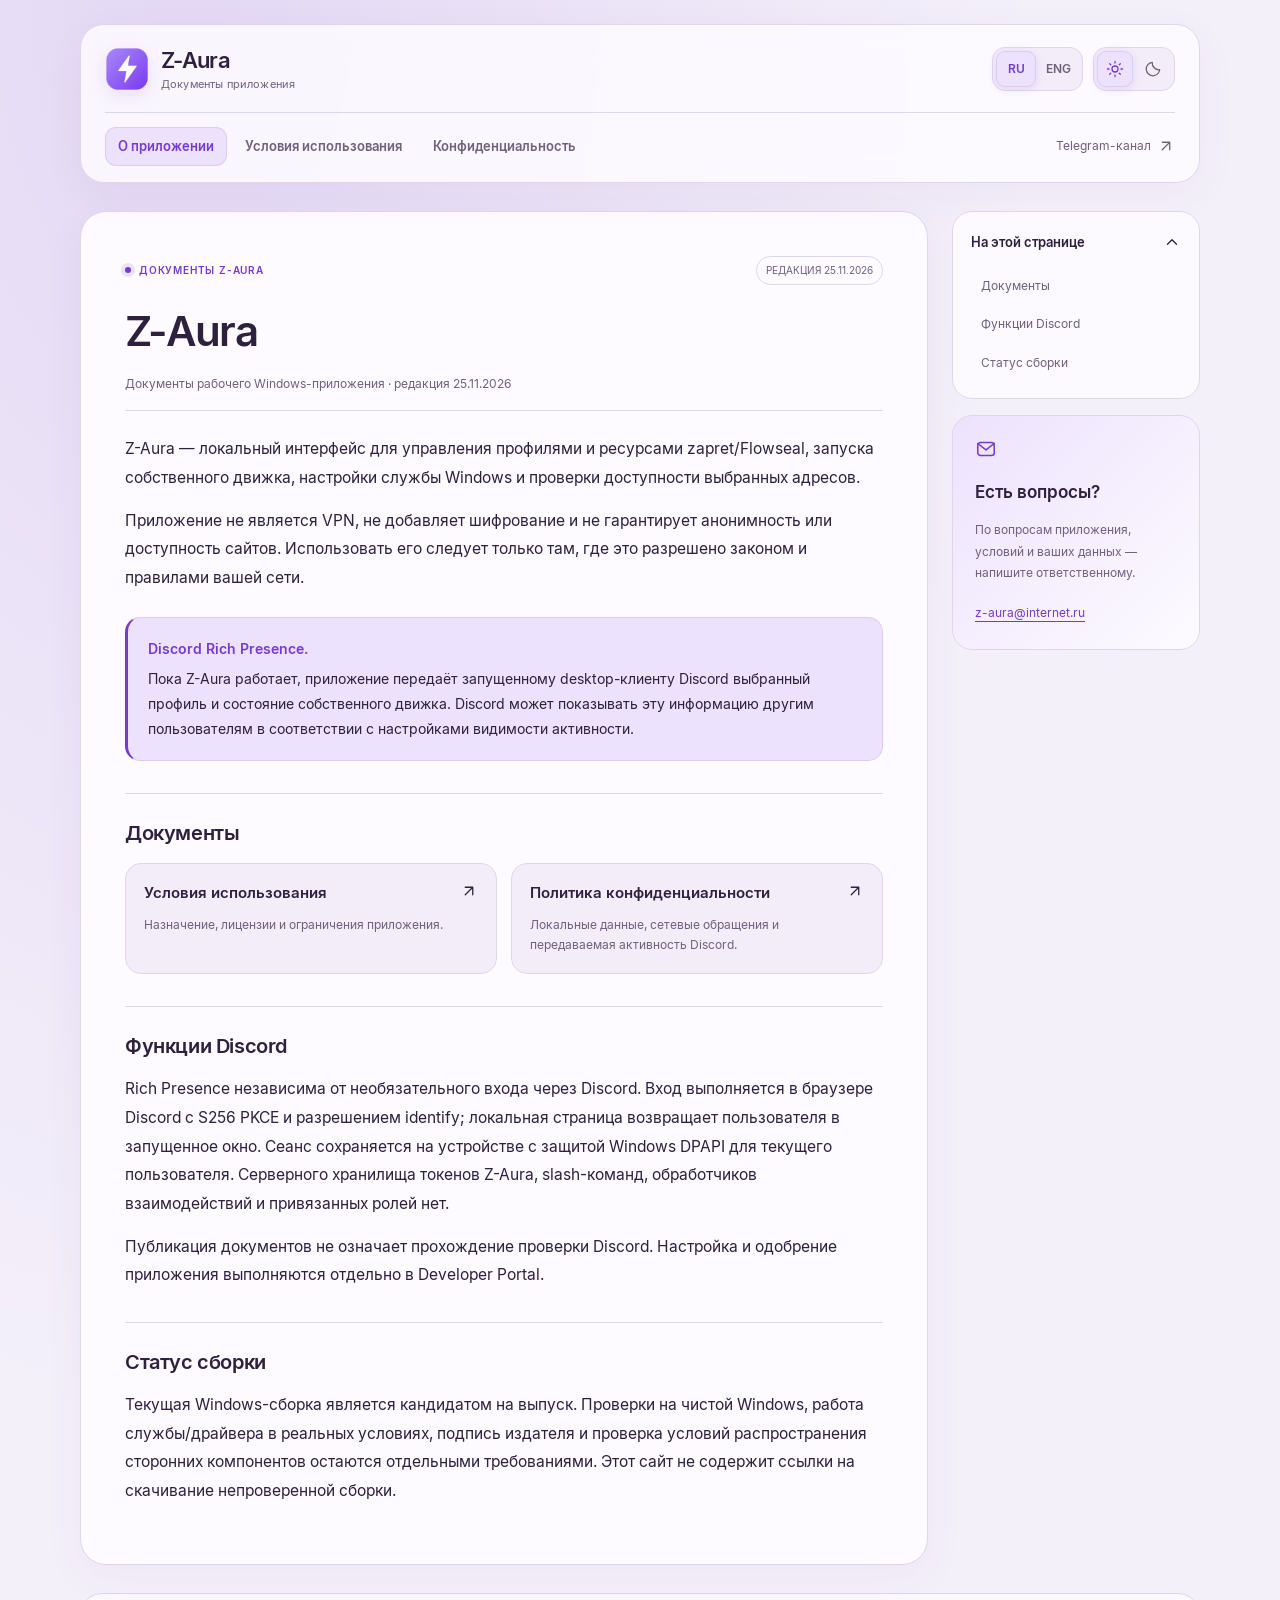
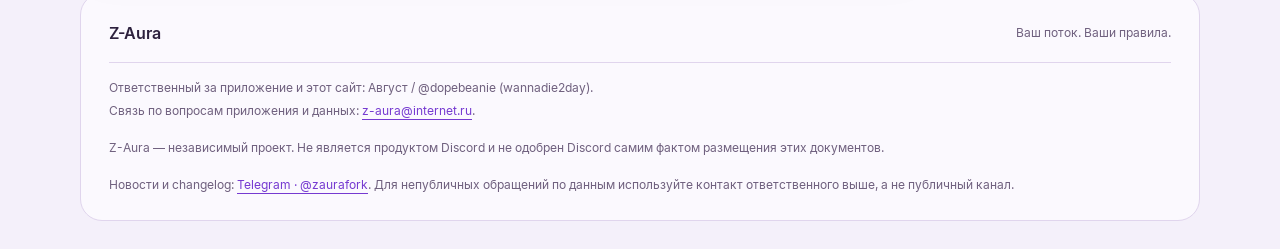
<file: index.html>
<!doctype html>
<html lang="ru">
<head>
  <meta charset="utf-8">
  <meta name="viewport" content="width=device-width, initial-scale=1">
  <meta name="referrer" content="no-referrer">
  <meta http-equiv="Content-Security-Policy" content="default-src 'none'; style-src 'self'; script-src 'self'; img-src 'self'; font-src 'self'; base-uri 'none'; form-action 'none'">
  <title>О приложении · Z-Aura</title>
  <meta name="description" content="Z-Aura: назначение приложения, документы и интеграция Discord.">
  <link rel="stylesheet" href="styles.css">
  <link rel="icon" type="image/png" href="logo.png">
  <link rel="apple-touch-icon" href="logo.png">
</head>
<body>
  <a class="skip" href="#content">Перейти к содержимому</a>
  <header class="site-header wrap">
    <div class="header-top">
      <a class="brand" href="index.html">
        <img src="logo.png" alt="" width="44" height="44">
        <span>Z-Aura<small>Документы приложения</small></span>
      </a>
      <div class="preferences">
        <nav class="language-picker" aria-label="Язык сайта">
          <a href="index.html" lang="ru" data-language-link aria-current="page">RU</a>
          <a href="index.en.html" lang="en" data-language-link >ENG</a>
        </nav>
        <div class="theme-picker" data-theme-picker role="radiogroup" aria-label="Тема сайта">
          <button type="button" role="radio" data-theme-choice="light" aria-checked="true" aria-label="Светлая тема" tabindex="0" disabled>
            <svg viewBox="0 0 24 24" aria-hidden="true"><circle cx="12" cy="12" r="4"/><path d="M12 2v2m0 16v2M2 12h2m16 0h2M4.93 4.93l1.42 1.42m11.3 11.3 1.42 1.42M4.93 19.07l1.42-1.42m11.3-11.3 1.42-1.42"/></svg>
          </button>
          <button type="button" role="radio" data-theme-choice="dark" aria-checked="false" aria-label="Тёмная тема" tabindex="-1" disabled>
            <svg viewBox="0 0 24 24" aria-hidden="true"><path d="M20.9 13A9 9 0 0 1 11 3.1 9 9 0 1 0 20.9 13Z"/></svg>
          </button>
        </div>
      </div>
    </div>
    <div class="header-bottom">
      <nav class="document-tabs" aria-label="Документы приложения">
        <a href="index.html" aria-current="page">О приложении</a>
        <a href="terms.html" >Условия использования</a>
        <a href="privacy.html" >Конфиденциальность</a>
      </nav>
      <a class="channel-link" href="https://t.me/zaurafork" rel="noreferrer">Telegram-канал<svg viewBox="0 0 24 24" aria-hidden="true"><path d="M7 17 17 7M7 7h10v10"/></svg></a>
    </div>
  </header>
  <main id="content" class="wrap document-layout" tabindex="-1">
    <article class="document">
      <div class="document-kicker"><span class="kicker-dot" aria-hidden="true"></span>Документы Z-Aura<span class="revision">Редакция 25.11.2026</span></div>
      
      <h1>Z-Aura</h1>
<p class="meta">Документы рабочего Windows-приложения · редакция 25.11.2026</p>
<p>Z-Aura — локальный интерфейс для управления профилями и ресурсами zapret/Flowseal, запуска собственного движка, настройки службы Windows и проверки доступности выбранных адресов.</p>
<p>Приложение не является VPN, не добавляет шифрование и не гарантирует анонимность или доступность сайтов. Использовать его следует только там, где это разрешено законом и правилами вашей сети.</p>
<div class="notice"><strong>Discord Rich Presence.</strong> Пока Z-Aura работает, приложение передаёт запущенному desktop-клиенту Discord выбранный профиль и состояние собственного движка. Discord может показывать эту информацию другим пользователям в соответствии с настройками видимости активности.</div>
<h2 id="section-1">Документы</h2>
<ul class="document-links">
  <li><a href="terms.html">Условия использования<svg viewBox="0 0 24 24" aria-hidden="true"><path d="M7 17 17 7M7 7h10v10"/></svg></a><p>Назначение, лицензии и ограничения приложения.</p></li>
  <li><a href="privacy.html">Политика конфиденциальности<svg viewBox="0 0 24 24" aria-hidden="true"><path d="M7 17 17 7M7 7h10v10"/></svg></a><p>Локальные данные, сетевые обращения и передаваемая активность Discord.</p></li>
</ul>
<h2 id="section-2">Функции Discord</h2>
<p>Rich Presence независима от необязательного входа через Discord. Вход выполняется в браузере Discord с S256 PKCE и разрешением identify; локальная страница возвращает пользователя в запущенное окно. Сеанс сохраняется на устройстве с защитой Windows DPAPI для текущего пользователя. Серверного хранилища токенов Z-Aura, slash-команд, обработчиков взаимодействий и привязанных ролей нет.</p>
<p>Публикация документов не означает прохождение проверки Discord. Настройка и одобрение приложения выполняются отдельно в Developer Portal.</p>
<h2 id="section-3">Статус сборки</h2>
<p>Текущая Windows-сборка является кандидатом на выпуск. Проверки на чистой Windows, работа службы/драйвера в реальных условиях, подпись издателя и проверка условий распространения сторонних компонентов остаются отдельными требованиями. Этот сайт не содержит ссылки на скачивание непроверенной сборки.</p>

    </article>
    <aside class="document-side">
      <div class="contents-card">
        <details class="contents" data-document-contents>
          <summary>На этой странице<svg viewBox="0 0 24 24" aria-hidden="true"><path d="m6 9 6 6 6-6"/></svg></summary>
          <nav aria-label="На этой странице"><a href="#section-1">Документы</a>
<a href="#section-2">Функции Discord</a>
<a href="#section-3">Статус сборки</a></nav>
        </details>
      </div>
      <div class="contact-card">
        <svg viewBox="0 0 24 24" aria-hidden="true"><rect x="3" y="5" width="18" height="14" rx="3"/><path d="m3 6 9 7 9-7"/></svg>
        <h2>Есть вопросы?</h2>
        <p>По вопросам приложения, условий и ваших данных — напишите ответственному.</p>
        <a href="mailto:z-aura@internet.ru">z-aura@internet.ru</a>
      </div>
    </aside>
  </main>
  <footer id="contact" class="wrap site-footer">
    <div class="footer-heading"><span>Z-Aura</span><span>Ваш поток. Ваши правила.</span></div>
    <p>Ответственный за приложение и этот сайт: Август / @dopebeanie (wannadie2day).<br>Связь по вопросам приложения и данных: <a href="mailto:z-aura@internet.ru">z-aura@internet.ru</a>.</p>
    <p>Z-Aura — независимый проект. Не является продуктом Discord и не одобрен Discord самим фактом размещения этих документов.</p>
    <p>Новости и changelog: <a href="https://t.me/zaurafork" rel="noreferrer">Telegram · @zaurafork</a>. Для непубличных обращений по данным используйте контакт ответственного выше, а не публичный канал.</p>
  </footer>
  <script src="preferences.js"></script>
</body>
</html>
</file>
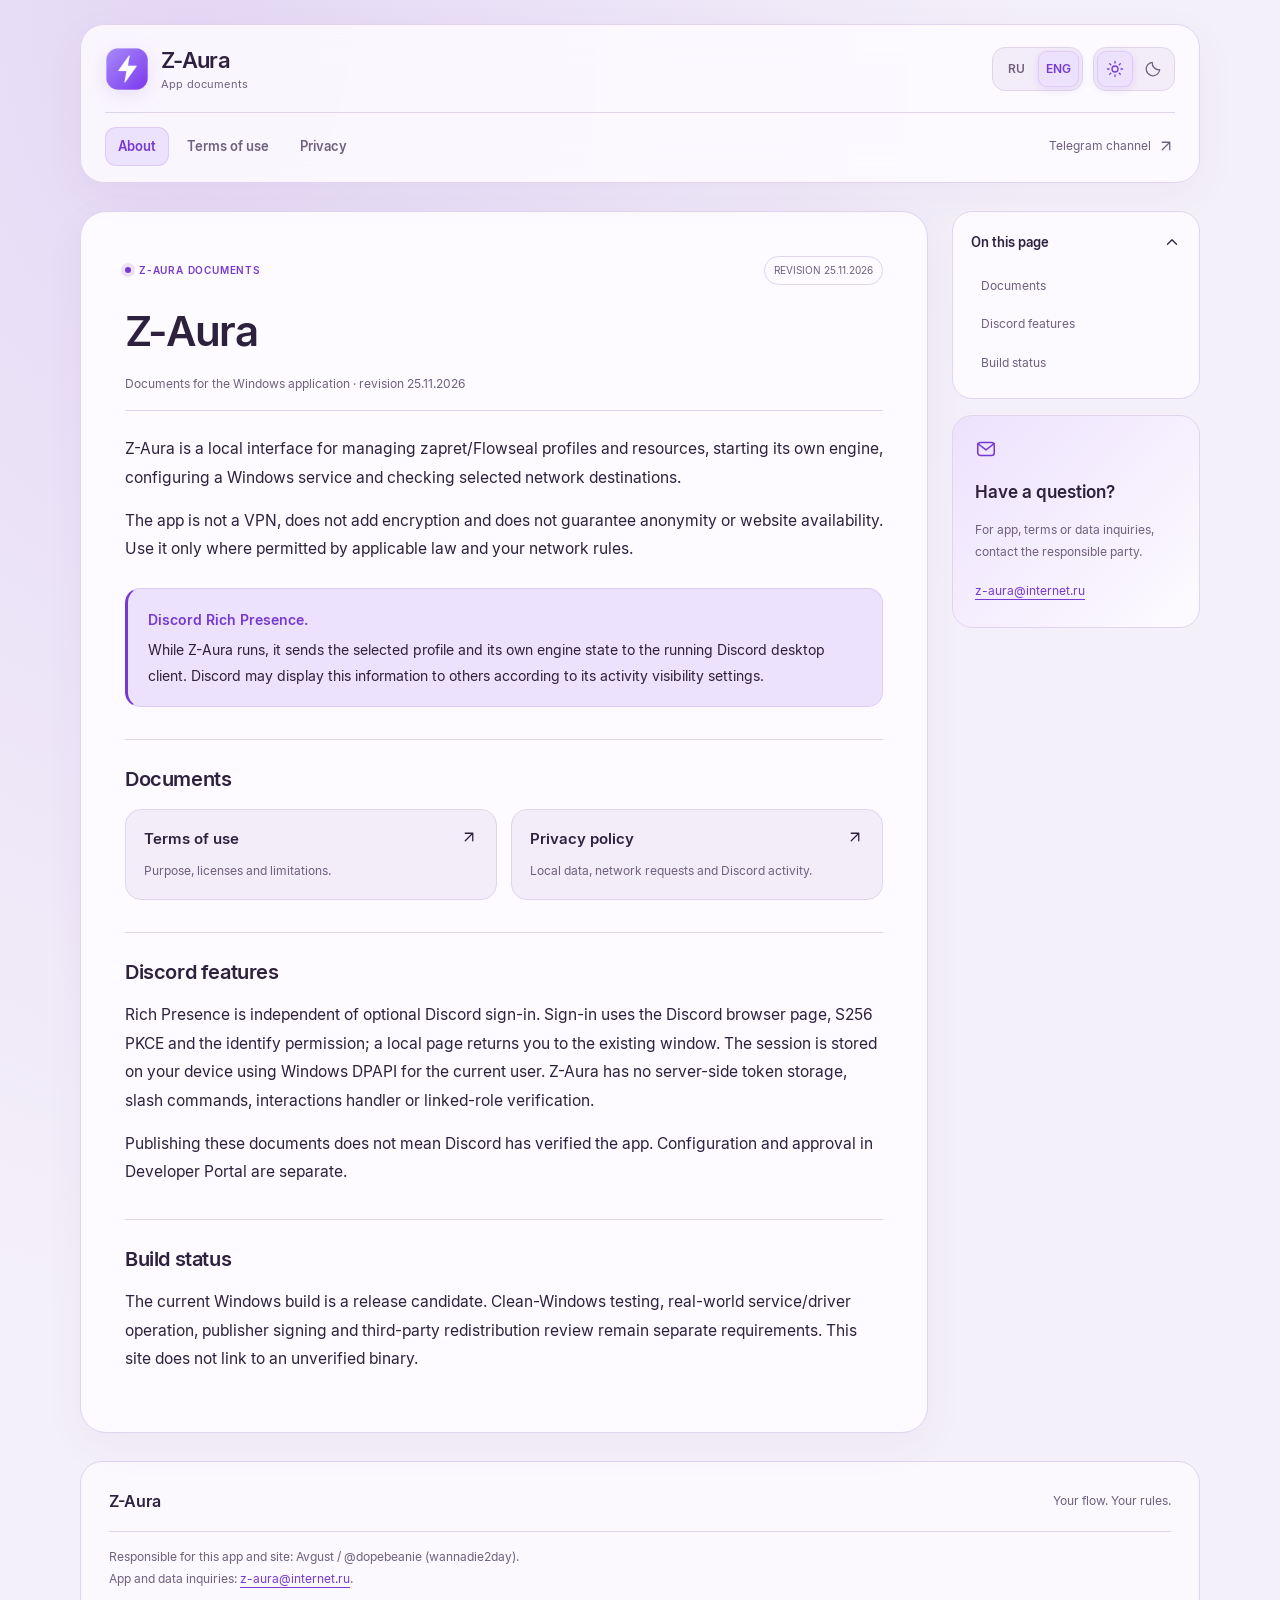
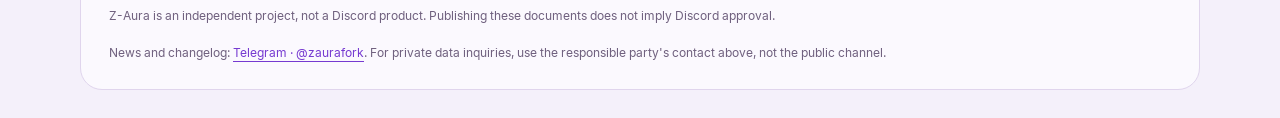
<file: index.en.html>
<!doctype html>
<html lang="en">
<head>
  <meta charset="utf-8">
  <meta name="viewport" content="width=device-width, initial-scale=1">
  <meta name="referrer" content="no-referrer">
  <meta http-equiv="Content-Security-Policy" content="default-src 'none'; style-src 'self'; script-src 'self'; img-src 'self'; font-src 'self'; base-uri 'none'; form-action 'none'">
  <title>About · Z-Aura</title>
  <meta name="description" content="Z-Aura Windows application documents, privacy and optional Discord integration.">
  <link rel="stylesheet" href="styles.css">
  <link rel="icon" type="image/png" href="logo.png">
  <link rel="apple-touch-icon" href="logo.png">
</head>
<body>
  <a class="skip" href="#content">Skip to content</a>
  <header class="site-header wrap">
    <div class="header-top">
      <a class="brand" href="index.en.html">
        <img src="logo.png" alt="" width="44" height="44">
        <span>Z-Aura<small>App documents</small></span>
      </a>
      <div class="preferences">
        <nav class="language-picker" aria-label="Site language">
          <a href="index.html" lang="ru" data-language-link >RU</a>
          <a href="index.en.html" lang="en" data-language-link aria-current="page">ENG</a>
        </nav>
        <div class="theme-picker" data-theme-picker role="radiogroup" aria-label="Site theme">
          <button type="button" role="radio" data-theme-choice="light" aria-checked="true" aria-label="Light theme" tabindex="0" disabled>
            <svg viewBox="0 0 24 24" aria-hidden="true"><circle cx="12" cy="12" r="4"/><path d="M12 2v2m0 16v2M2 12h2m16 0h2M4.93 4.93l1.42 1.42m11.3 11.3 1.42 1.42M4.93 19.07l1.42-1.42m11.3-11.3 1.42-1.42"/></svg>
          </button>
          <button type="button" role="radio" data-theme-choice="dark" aria-checked="false" aria-label="Dark theme" tabindex="-1" disabled>
            <svg viewBox="0 0 24 24" aria-hidden="true"><path d="M20.9 13A9 9 0 0 1 11 3.1 9 9 0 1 0 20.9 13Z"/></svg>
          </button>
        </div>
      </div>
    </div>
    <div class="header-bottom">
      <nav class="document-tabs" aria-label="App documents">
        <a href="index.en.html" aria-current="page">About</a>
        <a href="terms.en.html" >Terms of use</a>
        <a href="privacy.en.html" >Privacy</a>
      </nav>
      <a class="channel-link" href="https://t.me/zaurafork" rel="noreferrer">Telegram channel<svg viewBox="0 0 24 24" aria-hidden="true"><path d="M7 17 17 7M7 7h10v10"/></svg></a>
    </div>
  </header>
  <main id="content" class="wrap document-layout" tabindex="-1">
    <article class="document">
      <div class="document-kicker"><span class="kicker-dot" aria-hidden="true"></span>Z-Aura documents<span class="revision">Revision 25.11.2026</span></div>
      
      <h1>Z-Aura</h1>
<p class="meta">Documents for the Windows application · revision 25.11.2026</p>
<p>Z-Aura is a local interface for managing zapret/Flowseal profiles and resources, starting its own engine, configuring a Windows service and checking selected network destinations.</p>
<p>The app is not a VPN, does not add encryption and does not guarantee anonymity or website availability. Use it only where permitted by applicable law and your network rules.</p>
<div class="notice"><strong>Discord Rich Presence.</strong> While Z-Aura runs, it sends the selected profile and its own engine state to the running Discord desktop client. Discord may display this information to others according to its activity visibility settings.</div>
<h2 id="section-1">Documents</h2>
<ul class="document-links">
  <li><a href="terms.en.html">Terms of use<svg viewBox="0 0 24 24" aria-hidden="true"><path d="M7 17 17 7M7 7h10v10"/></svg></a><p>Purpose, licenses and limitations.</p></li>
  <li><a href="privacy.en.html">Privacy policy<svg viewBox="0 0 24 24" aria-hidden="true"><path d="M7 17 17 7M7 7h10v10"/></svg></a><p>Local data, network requests and Discord activity.</p></li>
</ul>
<h2 id="section-2">Discord features</h2>
<p>Rich Presence is independent of optional Discord sign-in. Sign-in uses the Discord browser page, S256 PKCE and the identify permission; a local page returns you to the existing window. The session is stored on your device using Windows DPAPI for the current user. Z-Aura has no server-side token storage, slash commands, interactions handler or linked-role verification.</p>
<p>Publishing these documents does not mean Discord has verified the app. Configuration and approval in Developer Portal are separate.</p>
<h2 id="section-3">Build status</h2>
<p>The current Windows build is a release candidate. Clean-Windows testing, real-world service/driver operation, publisher signing and third-party redistribution review remain separate requirements. This site does not link to an unverified binary.</p>

    </article>
    <aside class="document-side">
      <div class="contents-card">
        <details class="contents" data-document-contents>
          <summary>On this page<svg viewBox="0 0 24 24" aria-hidden="true"><path d="m6 9 6 6 6-6"/></svg></summary>
          <nav aria-label="On this page"><a href="#section-1">Documents</a>
<a href="#section-2">Discord features</a>
<a href="#section-3">Build status</a></nav>
        </details>
      </div>
      <div class="contact-card">
        <svg viewBox="0 0 24 24" aria-hidden="true"><rect x="3" y="5" width="18" height="14" rx="3"/><path d="m3 6 9 7 9-7"/></svg>
        <h2>Have a question?</h2>
        <p>For app, terms or data inquiries, contact the responsible party.</p>
        <a href="mailto:z-aura@internet.ru">z-aura@internet.ru</a>
      </div>
    </aside>
  </main>
  <footer id="contact" class="wrap site-footer">
    <div class="footer-heading"><span>Z-Aura</span><span>Your flow. Your rules.</span></div>
    <p>Responsible for this app and site: Avgust / @dopebeanie (wannadie2day).<br>App and data inquiries: <a href="mailto:z-aura@internet.ru">z-aura@internet.ru</a>.</p>
    <p>Z-Aura is an independent project, not a Discord product. Publishing these documents does not imply Discord approval.</p>
    <p>News and changelog: <a href="https://t.me/zaurafork" rel="noreferrer">Telegram · @zaurafork</a>. For private data inquiries, use the responsible party's contact above, not the public channel.</p>
  </footer>
  <script src="preferences.js"></script>
</body>
</html>
</file>
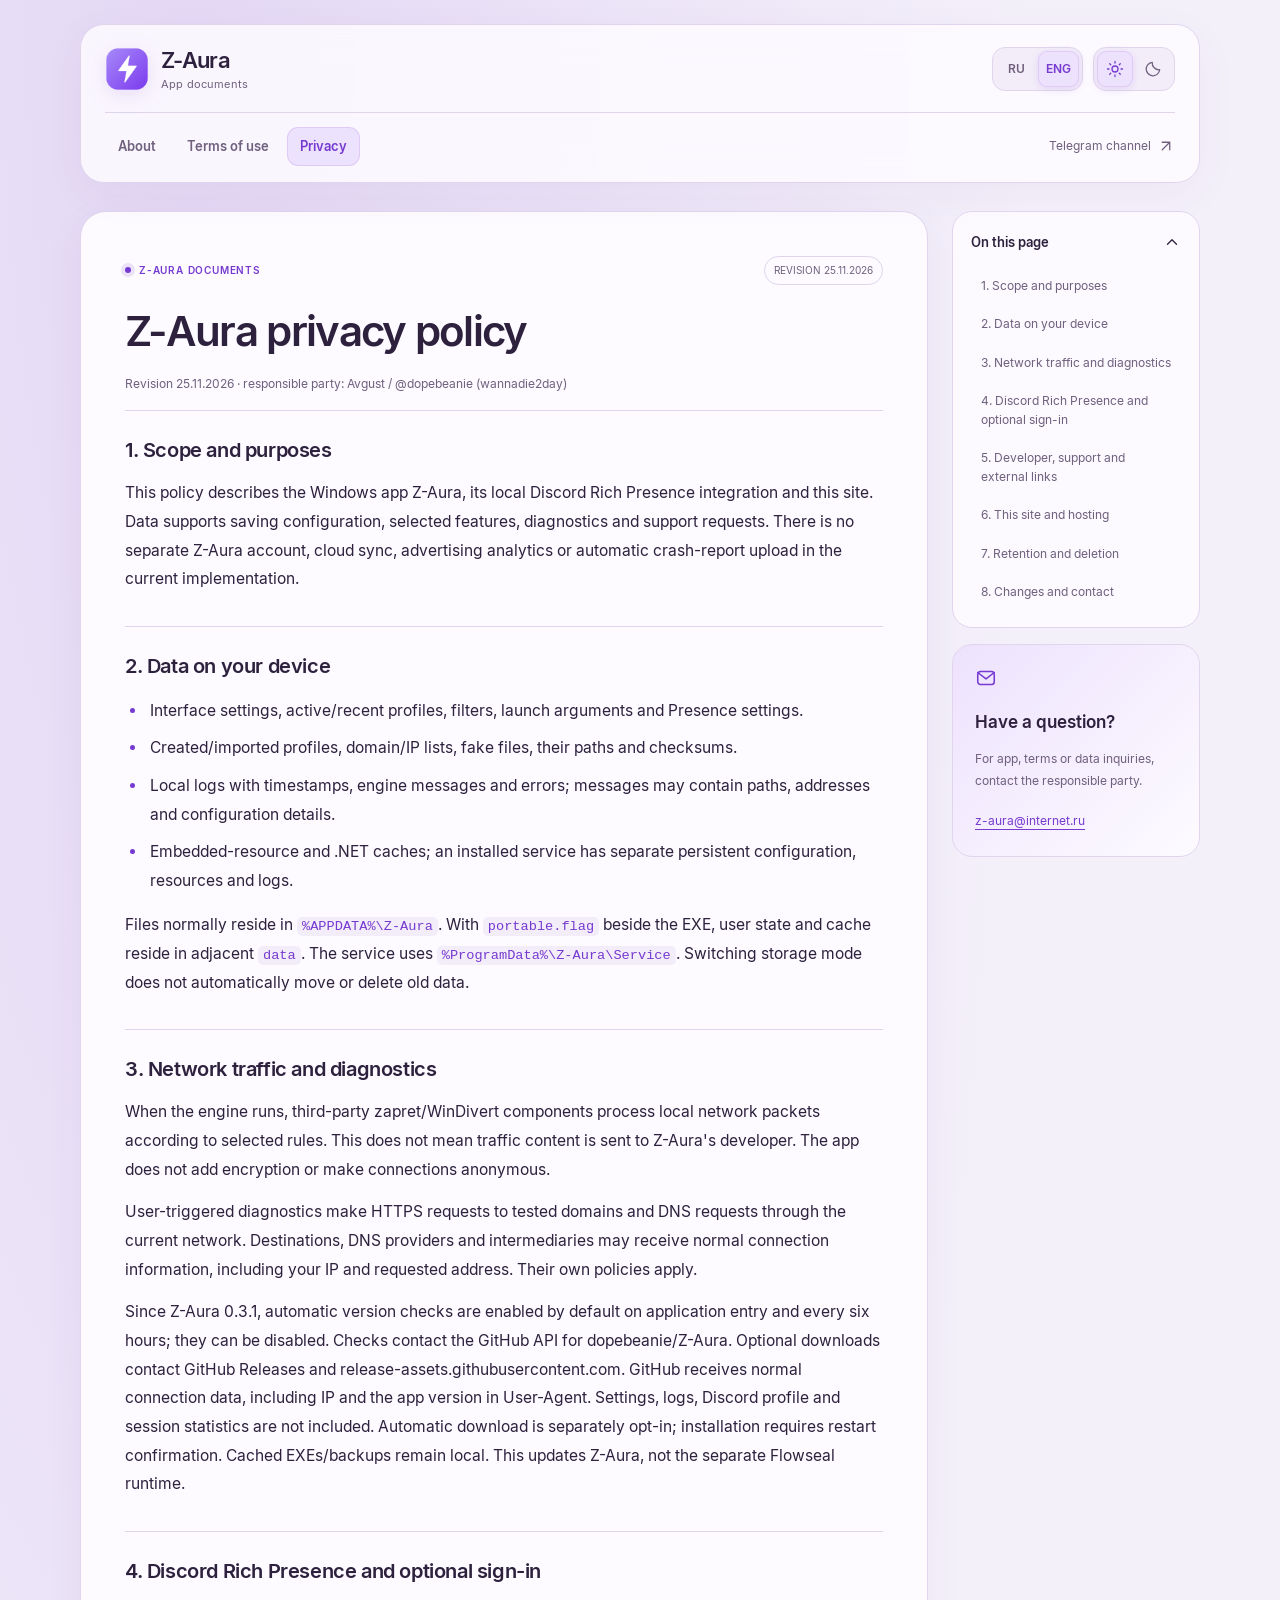
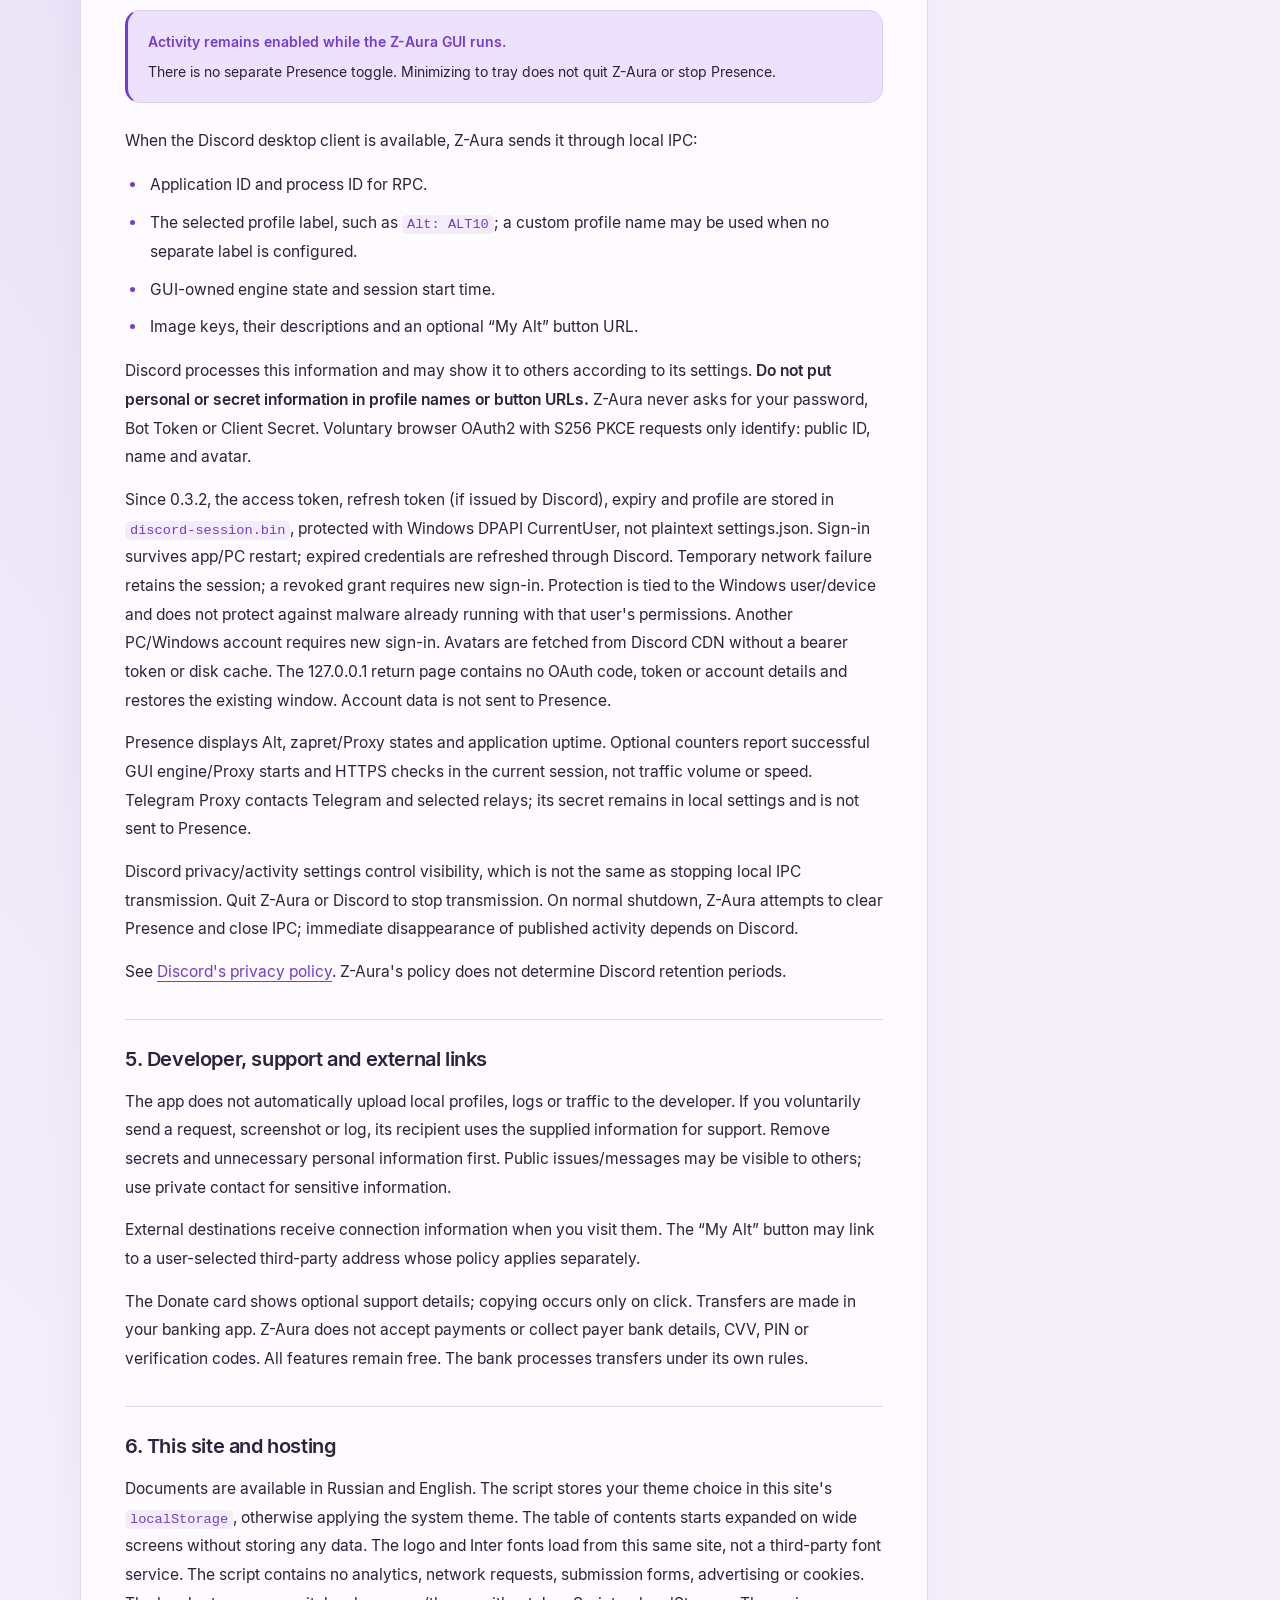
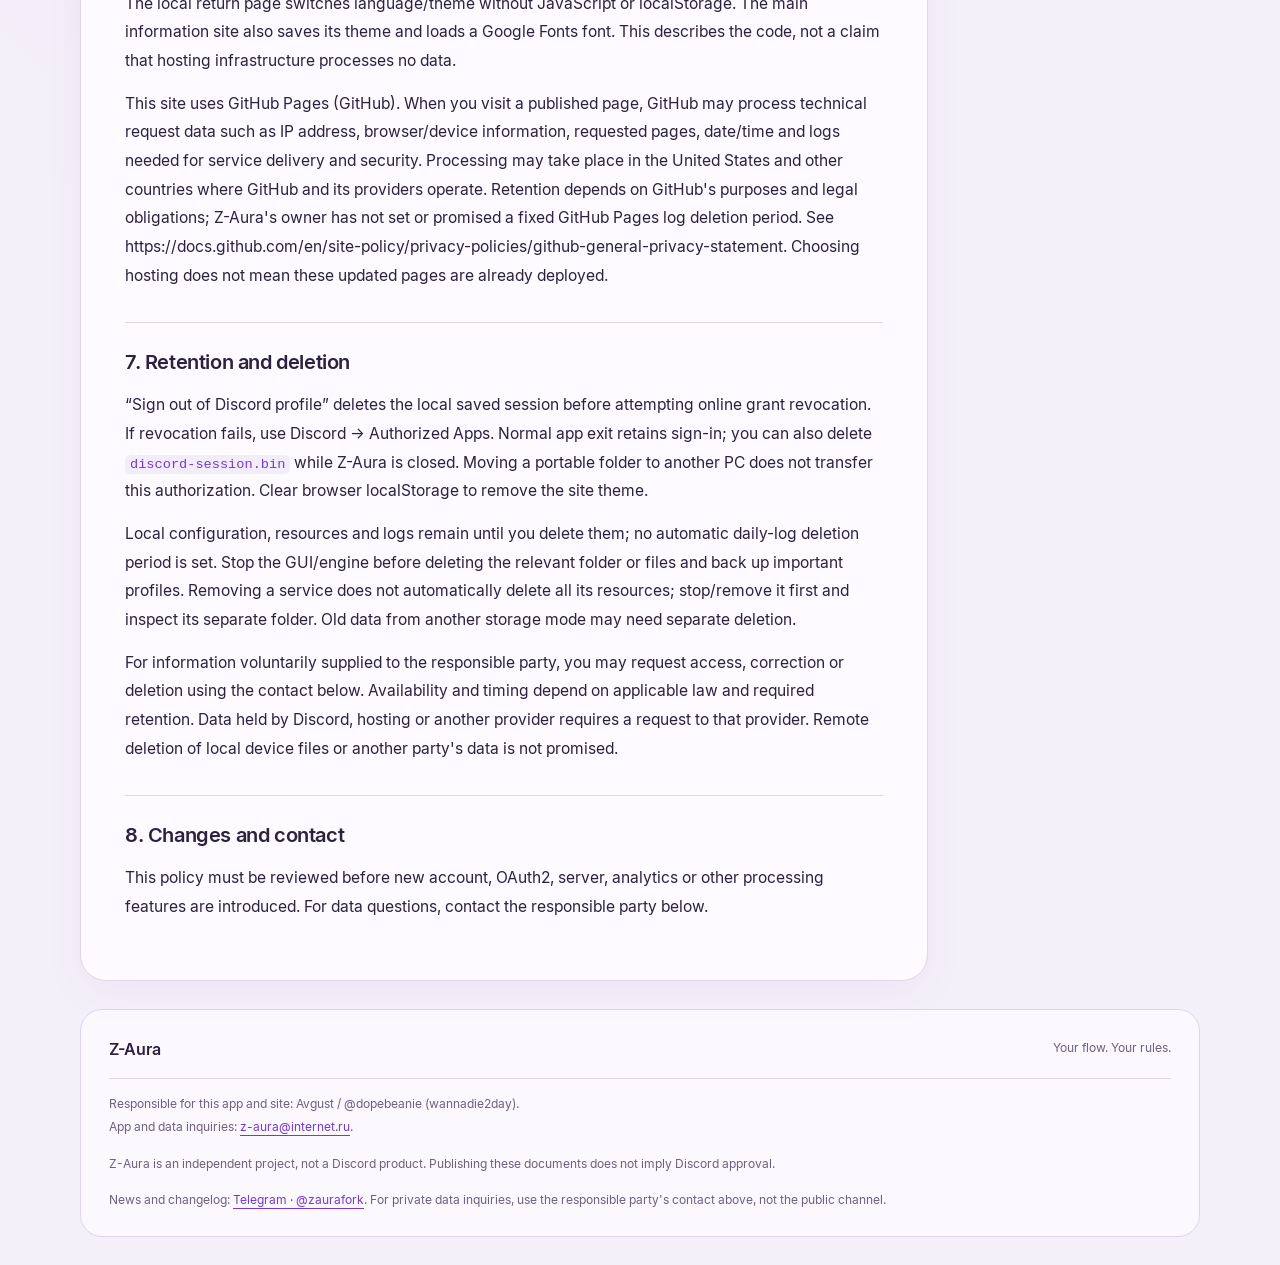
<file: privacy.en.html>
<!doctype html>
<html lang="en">
<head>
  <meta charset="utf-8">
  <meta name="viewport" content="width=device-width, initial-scale=1">
  <meta name="referrer" content="no-referrer">
  <meta http-equiv="Content-Security-Policy" content="default-src 'none'; style-src 'self'; script-src 'self'; img-src 'self'; font-src 'self'; base-uri 'none'; form-action 'none'">
  <title>Privacy · Z-Aura</title>
  <meta name="description" content="Z-Aura Windows application documents, privacy and optional Discord integration.">
  <link rel="stylesheet" href="styles.css">
  <link rel="icon" type="image/png" href="logo.png">
  <link rel="apple-touch-icon" href="logo.png">
</head>
<body>
  <a class="skip" href="#content">Skip to content</a>
  <header class="site-header wrap">
    <div class="header-top">
      <a class="brand" href="index.en.html">
        <img src="logo.png" alt="" width="44" height="44">
        <span>Z-Aura<small>App documents</small></span>
      </a>
      <div class="preferences">
        <nav class="language-picker" aria-label="Site language">
          <a href="privacy.html" lang="ru" data-language-link >RU</a>
          <a href="privacy.en.html" lang="en" data-language-link aria-current="page">ENG</a>
        </nav>
        <div class="theme-picker" data-theme-picker role="radiogroup" aria-label="Site theme">
          <button type="button" role="radio" data-theme-choice="light" aria-checked="true" aria-label="Light theme" tabindex="0" disabled>
            <svg viewBox="0 0 24 24" aria-hidden="true"><circle cx="12" cy="12" r="4"/><path d="M12 2v2m0 16v2M2 12h2m16 0h2M4.93 4.93l1.42 1.42m11.3 11.3 1.42 1.42M4.93 19.07l1.42-1.42m11.3-11.3 1.42-1.42"/></svg>
          </button>
          <button type="button" role="radio" data-theme-choice="dark" aria-checked="false" aria-label="Dark theme" tabindex="-1" disabled>
            <svg viewBox="0 0 24 24" aria-hidden="true"><path d="M20.9 13A9 9 0 0 1 11 3.1 9 9 0 1 0 20.9 13Z"/></svg>
          </button>
        </div>
      </div>
    </div>
    <div class="header-bottom">
      <nav class="document-tabs" aria-label="App documents">
        <a href="index.en.html" >About</a>
        <a href="terms.en.html" >Terms of use</a>
        <a href="privacy.en.html" aria-current="page">Privacy</a>
      </nav>
      <a class="channel-link" href="https://t.me/zaurafork" rel="noreferrer">Telegram channel<svg viewBox="0 0 24 24" aria-hidden="true"><path d="M7 17 17 7M7 7h10v10"/></svg></a>
    </div>
  </header>
  <main id="content" class="wrap document-layout" tabindex="-1">
    <article class="document">
      <div class="document-kicker"><span class="kicker-dot" aria-hidden="true"></span>Z-Aura documents<span class="revision">Revision 25.11.2026</span></div>
      
      <h1>Z-Aura privacy policy</h1>
<p class="meta">Revision 25.11.2026 · responsible party: Avgust / @dopebeanie (wannadie2day)</p>
<h2 id="section-1">1. Scope and purposes</h2>
<p>This policy describes the Windows app Z-Aura, its local Discord Rich Presence integration and this site. Data supports saving configuration, selected features, diagnostics and support requests. There is no separate Z-Aura account, cloud sync, advertising analytics or automatic crash-report upload in the current implementation.</p>
<h2 id="section-2">2. Data on your device</h2>
<ul><li>Interface settings, active/recent profiles, filters, launch arguments and Presence settings.</li><li>Created/imported profiles, domain/IP lists, fake files, their paths and checksums.</li><li>Local logs with timestamps, engine messages and errors; messages may contain paths, addresses and configuration details.</li><li>Embedded-resource and .NET caches; an installed service has separate persistent configuration, resources and logs.</li></ul>
<p>Files normally reside in <code>%APPDATA%\Z-Aura</code>. With <code>portable.flag</code> beside the EXE, user state and cache reside in adjacent <code>data</code>. The service uses <code>%ProgramData%\Z-Aura\Service</code>. Switching storage mode does not automatically move or delete old data.</p>
<h2 id="section-3">3. Network traffic and diagnostics</h2>
<p>When the engine runs, third-party zapret/WinDivert components process local network packets according to selected rules. This does not mean traffic content is sent to Z-Aura's developer. The app does not add encryption or make connections anonymous.</p>
<p>User-triggered diagnostics make HTTPS requests to tested domains and DNS requests through the current network. Destinations, DNS providers and intermediaries may receive normal connection information, including your IP and requested address. Their own policies apply.</p>
<p>Since Z-Aura 0.3.1, automatic version checks are enabled by default on application entry and every six hours; they can be disabled. Checks contact the GitHub API for dopebeanie/Z-Aura. Optional downloads contact GitHub Releases and release-assets.githubusercontent.com. GitHub receives normal connection data, including IP and the app version in User-Agent. Settings, logs, Discord profile and session statistics are not included. Automatic download is separately opt-in; installation requires restart confirmation. Cached EXEs/backups remain local. This updates Z-Aura, not the separate Flowseal runtime.</p>
<h2 id="section-4">4. Discord Rich Presence and optional sign-in</h2>
<div class="notice"><strong>Activity remains enabled while the Z-Aura GUI runs.</strong> There is no separate Presence toggle. Minimizing to tray does not quit Z-Aura or stop Presence.</div>
<p>When the Discord desktop client is available, Z-Aura sends it through local IPC:</p>
<ul><li>Application ID and process ID for RPC.</li><li>The selected profile label, such as <code>Alt: ALT10</code>; a custom profile name may be used when no separate label is configured.</li><li>GUI-owned engine state and session start time.</li><li>Image keys, their descriptions and an optional “My Alt” button URL.</li></ul>
<p>Discord processes this information and may show it to others according to its settings. <strong>Do not put personal or secret information in profile names or button URLs.</strong> Z-Aura never asks for your password, Bot Token or Client Secret. Voluntary browser OAuth2 with S256 PKCE requests only identify: public ID, name and avatar.</p>
<p>Since 0.3.2, the access token, refresh token (if issued by Discord), expiry and profile are stored in <code>discord-session.bin</code>, protected with Windows DPAPI CurrentUser, not plaintext settings.json. Sign-in survives app/PC restart; expired credentials are refreshed through Discord. Temporary network failure retains the session; a revoked grant requires new sign-in. Protection is tied to the Windows user/device and does not protect against malware already running with that user's permissions. Another PC/Windows account requires new sign-in. Avatars are fetched from Discord CDN without a bearer token or disk cache. The 127.0.0.1 return page contains no OAuth code, token or account details and restores the existing window. Account data is not sent to Presence.</p>
<p>Presence displays Alt, zapret/Proxy states and application uptime. Optional counters report successful GUI engine/Proxy starts and HTTPS checks in the current session, not traffic volume or speed. Telegram Proxy contacts Telegram and selected relays; its secret remains in local settings and is not sent to Presence.</p>
<p>Discord privacy/activity settings control visibility, which is not the same as stopping local IPC transmission. Quit Z-Aura or Discord to stop transmission. On normal shutdown, Z-Aura attempts to clear Presence and close IPC; immediate disappearance of published activity depends on Discord.</p>
<p>See <a href="https://discord.com/privacy" rel="noreferrer">Discord's privacy policy</a>. Z-Aura's policy does not determine Discord retention periods.</p>
<h2 id="section-5">5. Developer, support and external links</h2>
<p>The app does not automatically upload local profiles, logs or traffic to the developer. If you voluntarily send a request, screenshot or log, its recipient uses the supplied information for support. Remove secrets and unnecessary personal information first. Public issues/messages may be visible to others; use private contact for sensitive information.</p>
<p>External destinations receive connection information when you visit them. The “My Alt” button may link to a user-selected third-party address whose policy applies separately.</p>
<p>The Donate card shows optional support details; copying occurs only on click. Transfers are made in your banking app. Z-Aura does not accept payments or collect payer bank details, CVV, PIN or verification codes. All features remain free. The bank processes transfers under its own rules.</p>
<h2 id="section-6">6. This site and hosting</h2>
<p>Documents are available in Russian and English. The script stores your theme choice in this site's <code>localStorage</code>, otherwise applying the system theme. The table of contents starts expanded on wide screens without storing any data. The logo and Inter fonts load from this same site, not a third-party font service. The script contains no analytics, network requests, submission forms, advertising or cookies. The local return page switches language/theme without JavaScript or localStorage. The main information site also saves its theme and loads a Google Fonts font. This describes the code, not a claim that hosting infrastructure processes no data.</p>
<p>This site uses GitHub Pages (GitHub). When you visit a published page, GitHub may process technical request data such as IP address, browser/device information, requested pages, date/time and logs needed for service delivery and security. Processing may take place in the United States and other countries where GitHub and its providers operate. Retention depends on GitHub&#39;s purposes and legal obligations; Z-Aura&#39;s owner has not set or promised a fixed GitHub Pages log deletion period. See https://docs.github.com/en/site-policy/privacy-policies/github-general-privacy-statement. Choosing hosting does not mean these updated pages are already deployed.</p>
<h2 id="section-7">7. Retention and deletion</h2>
<p>“Sign out of Discord profile” deletes the local saved session before attempting online grant revocation. If revocation fails, use Discord → Authorized Apps. Normal app exit retains sign-in; you can also delete <code>discord-session.bin</code> while Z-Aura is closed. Moving a portable folder to another PC does not transfer this authorization. Clear browser localStorage to remove the site theme.</p>
<p>Local configuration, resources and logs remain until you delete them; no automatic daily-log deletion period is set. Stop the GUI/engine before deleting the relevant folder or files and back up important profiles. Removing a service does not automatically delete all its resources; stop/remove it first and inspect its separate folder. Old data from another storage mode may need separate deletion.</p>
<p>For information voluntarily supplied to the responsible party, you may request access, correction or deletion using the contact below. Availability and timing depend on applicable law and required retention. Data held by Discord, hosting or another provider requires a request to that provider. Remote deletion of local device files or another party's data is not promised.</p>
<h2 id="section-8">8. Changes and contact</h2>
<p>This policy must be reviewed before new account, OAuth2, server, analytics or other processing features are introduced. For data questions, contact the responsible party below.</p>

    </article>
    <aside class="document-side">
      <div class="contents-card">
        <details class="contents" data-document-contents>
          <summary>On this page<svg viewBox="0 0 24 24" aria-hidden="true"><path d="m6 9 6 6 6-6"/></svg></summary>
          <nav aria-label="On this page"><a href="#section-1">1. Scope and purposes</a>
<a href="#section-2">2. Data on your device</a>
<a href="#section-3">3. Network traffic and diagnostics</a>
<a href="#section-4">4. Discord Rich Presence and optional sign-in</a>
<a href="#section-5">5. Developer, support and external links</a>
<a href="#section-6">6. This site and hosting</a>
<a href="#section-7">7. Retention and deletion</a>
<a href="#section-8">8. Changes and contact</a></nav>
        </details>
      </div>
      <div class="contact-card">
        <svg viewBox="0 0 24 24" aria-hidden="true"><rect x="3" y="5" width="18" height="14" rx="3"/><path d="m3 6 9 7 9-7"/></svg>
        <h2>Have a question?</h2>
        <p>For app, terms or data inquiries, contact the responsible party.</p>
        <a href="mailto:z-aura@internet.ru">z-aura@internet.ru</a>
      </div>
    </aside>
  </main>
  <footer id="contact" class="wrap site-footer">
    <div class="footer-heading"><span>Z-Aura</span><span>Your flow. Your rules.</span></div>
    <p>Responsible for this app and site: Avgust / @dopebeanie (wannadie2day).<br>App and data inquiries: <a href="mailto:z-aura@internet.ru">z-aura@internet.ru</a>.</p>
    <p>Z-Aura is an independent project, not a Discord product. Publishing these documents does not imply Discord approval.</p>
    <p>News and changelog: <a href="https://t.me/zaurafork" rel="noreferrer">Telegram · @zaurafork</a>. For private data inquiries, use the responsible party's contact above, not the public channel.</p>
  </footer>
  <script src="preferences.js"></script>
</body>
</html>
</file>
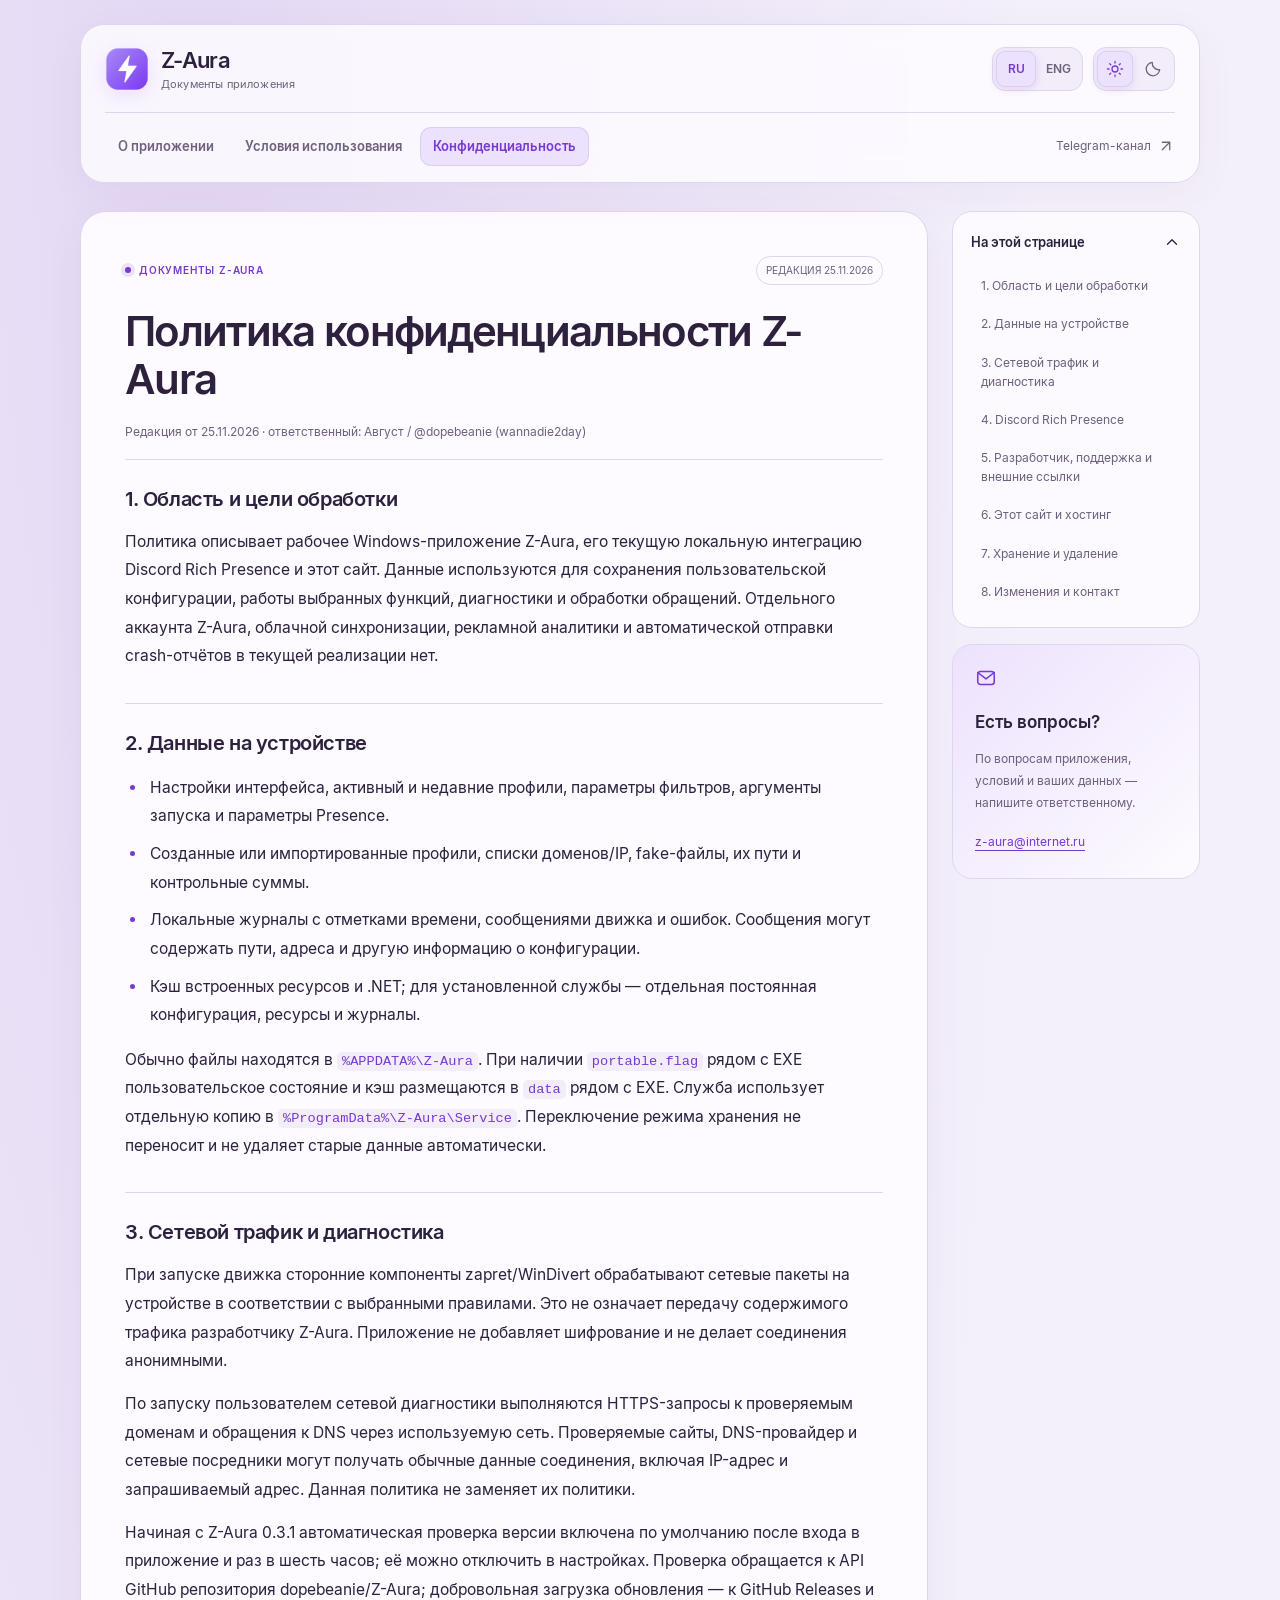
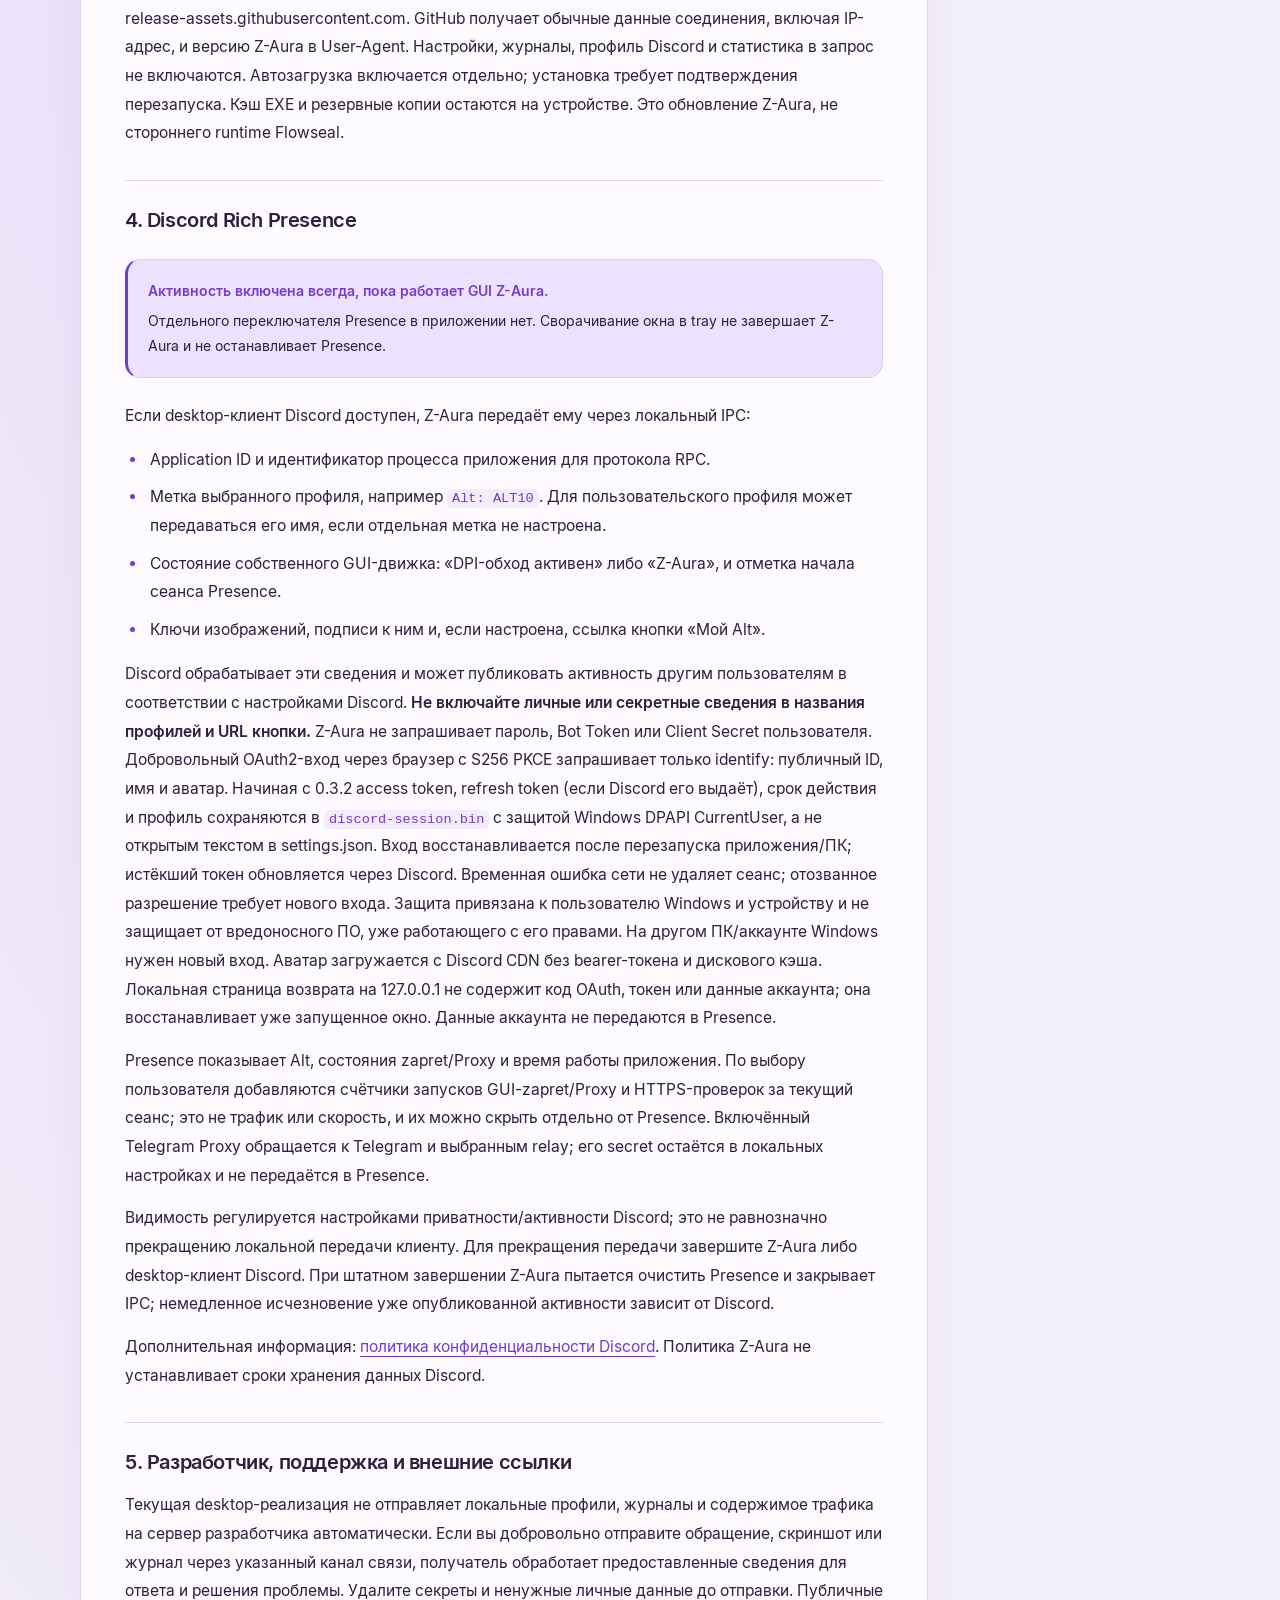
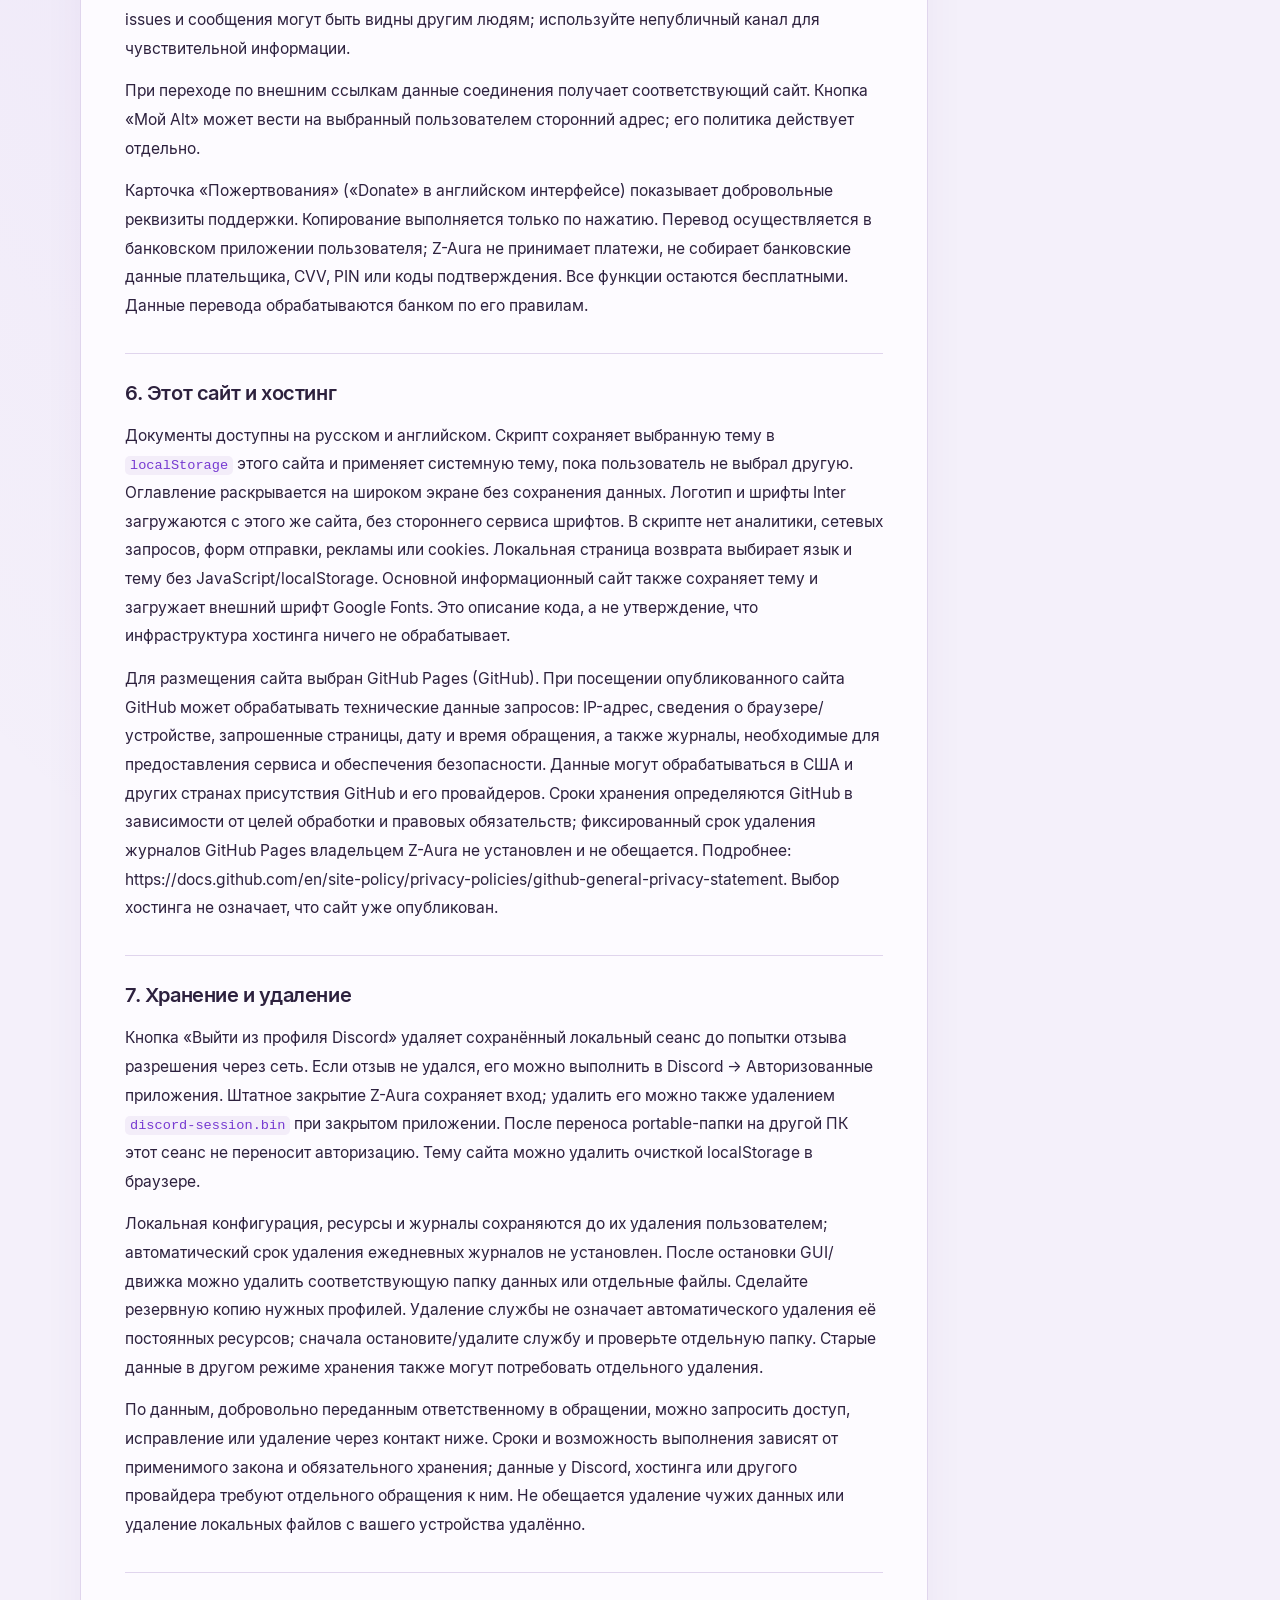
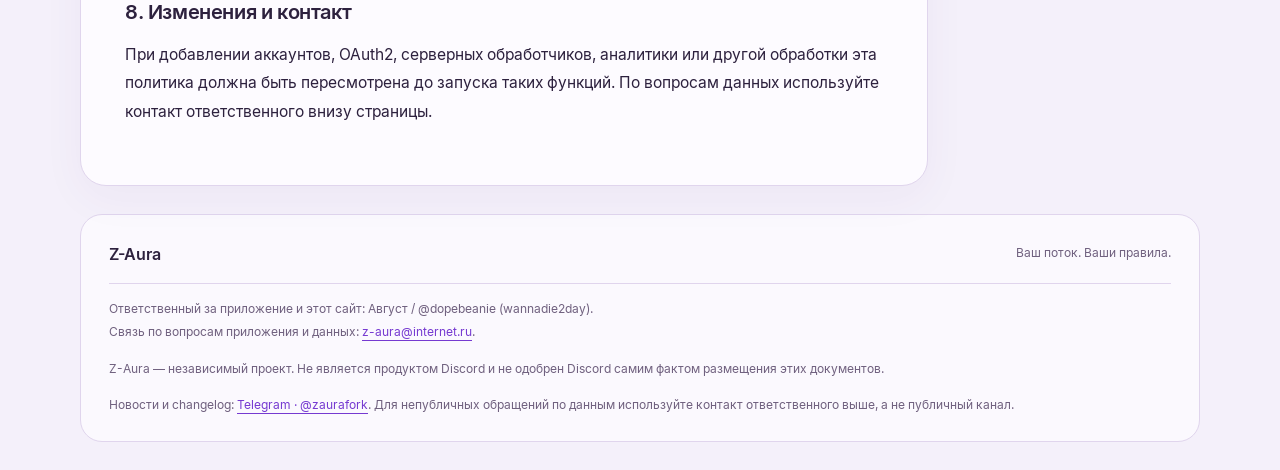
<file: privacy.html>
<!doctype html>
<html lang="ru">
<head>
  <meta charset="utf-8">
  <meta name="viewport" content="width=device-width, initial-scale=1">
  <meta name="referrer" content="no-referrer">
  <meta http-equiv="Content-Security-Policy" content="default-src 'none'; style-src 'self'; script-src 'self'; img-src 'self'; font-src 'self'; base-uri 'none'; form-action 'none'">
  <title>Политика конфиденциальности · Z-Aura</title>
  <meta name="description" content="Локальные данные, сетевые обращения и Discord Rich Presence в Z-Aura.">
  <link rel="stylesheet" href="styles.css">
  <link rel="icon" type="image/png" href="logo.png">
  <link rel="apple-touch-icon" href="logo.png">
</head>
<body>
  <a class="skip" href="#content">Перейти к содержимому</a>
  <header class="site-header wrap">
    <div class="header-top">
      <a class="brand" href="index.html">
        <img src="logo.png" alt="" width="44" height="44">
        <span>Z-Aura<small>Документы приложения</small></span>
      </a>
      <div class="preferences">
        <nav class="language-picker" aria-label="Язык сайта">
          <a href="privacy.html" lang="ru" data-language-link aria-current="page">RU</a>
          <a href="privacy.en.html" lang="en" data-language-link >ENG</a>
        </nav>
        <div class="theme-picker" data-theme-picker role="radiogroup" aria-label="Тема сайта">
          <button type="button" role="radio" data-theme-choice="light" aria-checked="true" aria-label="Светлая тема" tabindex="0" disabled>
            <svg viewBox="0 0 24 24" aria-hidden="true"><circle cx="12" cy="12" r="4"/><path d="M12 2v2m0 16v2M2 12h2m16 0h2M4.93 4.93l1.42 1.42m11.3 11.3 1.42 1.42M4.93 19.07l1.42-1.42m11.3-11.3 1.42-1.42"/></svg>
          </button>
          <button type="button" role="radio" data-theme-choice="dark" aria-checked="false" aria-label="Тёмная тема" tabindex="-1" disabled>
            <svg viewBox="0 0 24 24" aria-hidden="true"><path d="M20.9 13A9 9 0 0 1 11 3.1 9 9 0 1 0 20.9 13Z"/></svg>
          </button>
        </div>
      </div>
    </div>
    <div class="header-bottom">
      <nav class="document-tabs" aria-label="Документы приложения">
        <a href="index.html" >О приложении</a>
        <a href="terms.html" >Условия использования</a>
        <a href="privacy.html" aria-current="page">Конфиденциальность</a>
      </nav>
      <a class="channel-link" href="https://t.me/zaurafork" rel="noreferrer">Telegram-канал<svg viewBox="0 0 24 24" aria-hidden="true"><path d="M7 17 17 7M7 7h10v10"/></svg></a>
    </div>
  </header>
  <main id="content" class="wrap document-layout" tabindex="-1">
    <article class="document">
      <div class="document-kicker"><span class="kicker-dot" aria-hidden="true"></span>Документы Z-Aura<span class="revision">Редакция 25.11.2026</span></div>
      
      <h1>Политика конфиденциальности Z-Aura</h1>
<p class="meta">Редакция от 25.11.2026 · ответственный: Август / @dopebeanie (wannadie2day)</p>
<h2 id="section-1">1. Область и цели обработки</h2>
<p>Политика описывает рабочее Windows-приложение Z-Aura, его текущую локальную интеграцию Discord Rich Presence и этот сайт. Данные используются для сохранения пользовательской конфигурации, работы выбранных функций, диагностики и обработки обращений. Отдельного аккаунта Z-Aura, облачной синхронизации, рекламной аналитики и автоматической отправки crash-отчётов в текущей реализации нет.</p>
<h2 id="section-2">2. Данные на устройстве</h2>
<ul>
  <li>Настройки интерфейса, активный и недавние профили, параметры фильтров, аргументы запуска и параметры Presence.</li>
  <li>Созданные или импортированные профили, списки доменов/IP, fake-файлы, их пути и контрольные суммы.</li>
  <li>Локальные журналы с отметками времени, сообщениями движка и ошибок. Сообщения могут содержать пути, адреса и другую информацию о конфигурации.</li>
  <li>Кэш встроенных ресурсов и .NET; для установленной службы — отдельная постоянная конфигурация, ресурсы и журналы.</li>
</ul>
<p>Обычно файлы находятся в <code>%APPDATA%\Z-Aura</code>. При наличии <code>portable.flag</code> рядом с EXE пользовательское состояние и кэш размещаются в <code>data</code> рядом с EXE. Служба использует отдельную копию в <code>%ProgramData%\Z-Aura\Service</code>. Переключение режима хранения не переносит и не удаляет старые данные автоматически.</p>
<h2 id="section-3">3. Сетевой трафик и диагностика</h2>
<p>При запуске движка сторонние компоненты zapret/WinDivert обрабатывают сетевые пакеты на устройстве в соответствии с выбранными правилами. Это не означает передачу содержимого трафика разработчику Z-Aura. Приложение не добавляет шифрование и не делает соединения анонимными.</p>
<p>По запуску пользователем сетевой диагностики выполняются HTTPS-запросы к проверяемым доменам и обращения к DNS через используемую сеть. Проверяемые сайты, DNS-провайдер и сетевые посредники могут получать обычные данные соединения, включая IP-адрес и запрашиваемый адрес. Данная политика не заменяет их политики.</p>
<p>Начиная с Z-Aura 0.3.1 автоматическая проверка версии включена по умолчанию после входа в приложение и раз в шесть часов; её можно отключить в настройках. Проверка обращается к API GitHub репозитория dopebeanie/Z-Aura; добровольная загрузка обновления — к GitHub Releases и release-assets.githubusercontent.com. GitHub получает обычные данные соединения, включая IP-адрес, и версию Z-Aura в User-Agent. Настройки, журналы, профиль Discord и статистика в запрос не включаются. Автозагрузка включается отдельно; установка требует подтверждения перезапуска. Кэш EXE и резервные копии остаются на устройстве. Это обновление Z-Aura, не стороннего runtime Flowseal.</p>
<h2 id="section-4">4. Discord Rich Presence</h2>
<div class="notice"><strong>Активность включена всегда, пока работает GUI Z-Aura.</strong> Отдельного переключателя Presence в приложении нет. Сворачивание окна в tray не завершает Z-Aura и не останавливает Presence.</div>
<p>Если desktop-клиент Discord доступен, Z-Aura передаёт ему через локальный IPC:</p>
<ul>
  <li>Application ID и идентификатор процесса приложения для протокола RPC.</li>
  <li>Метка выбранного профиля, например <code>Alt: ALT10</code>. Для пользовательского профиля может передаваться его имя, если отдельная метка не настроена.</li>
  <li>Состояние собственного GUI-движка: «DPI-обход активен» либо «Z-Aura», и отметка начала сеанса Presence.</li>
  <li>Ключи изображений, подписи к ним и, если настроена, ссылка кнопки «Мой Alt».</li>
</ul>
<p>Discord обрабатывает эти сведения и может публиковать активность другим пользователям в соответствии с настройками Discord. <strong>Не включайте личные или секретные сведения в названия профилей и URL кнопки.</strong> Z-Aura не запрашивает пароль, Bot Token или Client Secret пользователя. Добровольный OAuth2-вход через браузер с S256 PKCE запрашивает только identify: публичный ID, имя и аватар. Начиная с 0.3.2 access token, refresh token (если Discord его выдаёт), срок действия и профиль сохраняются в <code>discord-session.bin</code> с защитой Windows DPAPI CurrentUser, а не открытым текстом в settings.json. Вход восстанавливается после перезапуска приложения/ПК; истёкший токен обновляется через Discord. Временная ошибка сети не удаляет сеанс; отозванное разрешение требует нового входа. Защита привязана к пользователю Windows и устройству и не защищает от вредоносного ПО, уже работающего с его правами. На другом ПК/аккаунте Windows нужен новый вход. Аватар загружается с Discord CDN без bearer-токена и дискового кэша. Локальная страница возврата на 127.0.0.1 не содержит код OAuth, токен или данные аккаунта; она восстанавливает уже запущенное окно. Данные аккаунта не передаются в Presence.</p>
<p>Presence показывает Alt, состояния zapret/Proxy и время работы приложения. По выбору пользователя добавляются счётчики запусков GUI-zapret/Proxy и HTTPS-проверок за текущий сеанс; это не трафик или скорость, и их можно скрыть отдельно от Presence. Включённый Telegram Proxy обращается к Telegram и выбранным relay; его secret остаётся в локальных настройках и не передаётся в Presence.</p>
<p>Видимость регулируется настройками приватности/активности Discord; это не равнозначно прекращению локальной передачи клиенту. Для прекращения передачи завершите Z-Aura либо desktop-клиент Discord. При штатном завершении Z-Aura пытается очистить Presence и закрывает IPC; немедленное исчезновение уже опубликованной активности зависит от Discord.</p>
<p>Дополнительная информация: <a href="https://discord.com/privacy" rel="noreferrer">политика конфиденциальности Discord</a>. Политика Z-Aura не устанавливает сроки хранения данных Discord.</p>
<h2 id="section-5">5. Разработчик, поддержка и внешние ссылки</h2>
<p>Текущая desktop-реализация не отправляет локальные профили, журналы и содержимое трафика на сервер разработчика автоматически. Если вы добровольно отправите обращение, скриншот или журнал через указанный канал связи, получатель обработает предоставленные сведения для ответа и решения проблемы. Удалите секреты и ненужные личные данные до отправки. Публичные issues и сообщения могут быть видны другим людям; используйте непубличный канал для чувствительной информации.</p>
<p>При переходе по внешним ссылкам данные соединения получает соответствующий сайт. Кнопка «Мой Alt» может вести на выбранный пользователем сторонний адрес; его политика действует отдельно.</p>
<p>Карточка «Пожертвования» («Donate» в английском интерфейсе) показывает добровольные реквизиты поддержки. Копирование выполняется только по нажатию. Перевод осуществляется в банковском приложении пользователя; Z-Aura не принимает платежи, не собирает банковские данные плательщика, CVV, PIN или коды подтверждения. Все функции остаются бесплатными. Данные перевода обрабатываются банком по его правилам.</p>
<h2 id="section-6">6. Этот сайт и хостинг</h2>
<p>Документы доступны на русском и английском. Скрипт сохраняет выбранную тему в <code>localStorage</code> этого сайта и применяет системную тему, пока пользователь не выбрал другую. Оглавление раскрывается на широком экране без сохранения данных. Логотип и шрифты Inter загружаются с этого же сайта, без стороннего сервиса шрифтов. В скрипте нет аналитики, сетевых запросов, форм отправки, рекламы или cookies. Локальная страница возврата выбирает язык и тему без JavaScript/localStorage. Основной информационный сайт также сохраняет тему и загружает внешний шрифт Google Fonts. Это описание кода, а не утверждение, что инфраструктура хостинга ничего не обрабатывает.</p>
<p>Для размещения сайта выбран GitHub Pages (GitHub). При посещении опубликованного сайта GitHub может обрабатывать технические данные запросов: IP-адрес, сведения о браузере/устройстве, запрошенные страницы, дату и время обращения, а также журналы, необходимые для предоставления сервиса и обеспечения безопасности. Данные могут обрабатываться в США и других странах присутствия GitHub и его провайдеров. Сроки хранения определяются GitHub в зависимости от целей обработки и правовых обязательств; фиксированный срок удаления журналов GitHub Pages владельцем Z-Aura не установлен и не обещается. Подробнее: https://docs.github.com/en/site-policy/privacy-policies/github-general-privacy-statement. Выбор хостинга не означает, что сайт уже опубликован.</p>
<h2 id="section-7">7. Хранение и удаление</h2>
<p>Кнопка «Выйти из профиля Discord» удаляет сохранённый локальный сеанс до попытки отзыва разрешения через сеть. Если отзыв не удался, его можно выполнить в Discord → Авторизованные приложения. Штатное закрытие Z-Aura сохраняет вход; удалить его можно также удалением <code>discord-session.bin</code> при закрытом приложении. После переноса portable-папки на другой ПК этот сеанс не переносит авторизацию. Тему сайта можно удалить очисткой localStorage в браузере.</p>
<p>Локальная конфигурация, ресурсы и журналы сохраняются до их удаления пользователем; автоматический срок удаления ежедневных журналов не установлен. После остановки GUI/движка можно удалить соответствующую папку данных или отдельные файлы. Сделайте резервную копию нужных профилей. Удаление службы не означает автоматического удаления её постоянных ресурсов; сначала остановите/удалите службу и проверьте отдельную папку. Старые данные в другом режиме хранения также могут потребовать отдельного удаления.</p>
<p>По данным, добровольно переданным ответственному в обращении, можно запросить доступ, исправление или удаление через контакт ниже. Сроки и возможность выполнения зависят от применимого закона и обязательного хранения; данные у Discord, хостинга или другого провайдера требуют отдельного обращения к ним. Не обещается удаление чужих данных или удаление локальных файлов с вашего устройства удалённо.</p>
<h2 id="section-8">8. Изменения и контакт</h2>
<p>При добавлении аккаунтов, OAuth2, серверных обработчиков, аналитики или другой обработки эта политика должна быть пересмотрена до запуска таких функций. По вопросам данных используйте контакт ответственного внизу страницы.</p>

    </article>
    <aside class="document-side">
      <div class="contents-card">
        <details class="contents" data-document-contents>
          <summary>На этой странице<svg viewBox="0 0 24 24" aria-hidden="true"><path d="m6 9 6 6 6-6"/></svg></summary>
          <nav aria-label="На этой странице"><a href="#section-1">1. Область и цели обработки</a>
<a href="#section-2">2. Данные на устройстве</a>
<a href="#section-3">3. Сетевой трафик и диагностика</a>
<a href="#section-4">4. Discord Rich Presence</a>
<a href="#section-5">5. Разработчик, поддержка и внешние ссылки</a>
<a href="#section-6">6. Этот сайт и хостинг</a>
<a href="#section-7">7. Хранение и удаление</a>
<a href="#section-8">8. Изменения и контакт</a></nav>
        </details>
      </div>
      <div class="contact-card">
        <svg viewBox="0 0 24 24" aria-hidden="true"><rect x="3" y="5" width="18" height="14" rx="3"/><path d="m3 6 9 7 9-7"/></svg>
        <h2>Есть вопросы?</h2>
        <p>По вопросам приложения, условий и ваших данных — напишите ответственному.</p>
        <a href="mailto:z-aura@internet.ru">z-aura@internet.ru</a>
      </div>
    </aside>
  </main>
  <footer id="contact" class="wrap site-footer">
    <div class="footer-heading"><span>Z-Aura</span><span>Ваш поток. Ваши правила.</span></div>
    <p>Ответственный за приложение и этот сайт: Август / @dopebeanie (wannadie2day).<br>Связь по вопросам приложения и данных: <a href="mailto:z-aura@internet.ru">z-aura@internet.ru</a>.</p>
    <p>Z-Aura — независимый проект. Не является продуктом Discord и не одобрен Discord самим фактом размещения этих документов.</p>
    <p>Новости и changelog: <a href="https://t.me/zaurafork" rel="noreferrer">Telegram · @zaurafork</a>. Для непубличных обращений по данным используйте контакт ответственного выше, а не публичный канал.</p>
  </footer>
  <script src="preferences.js"></script>
</body>
</html>
</file>
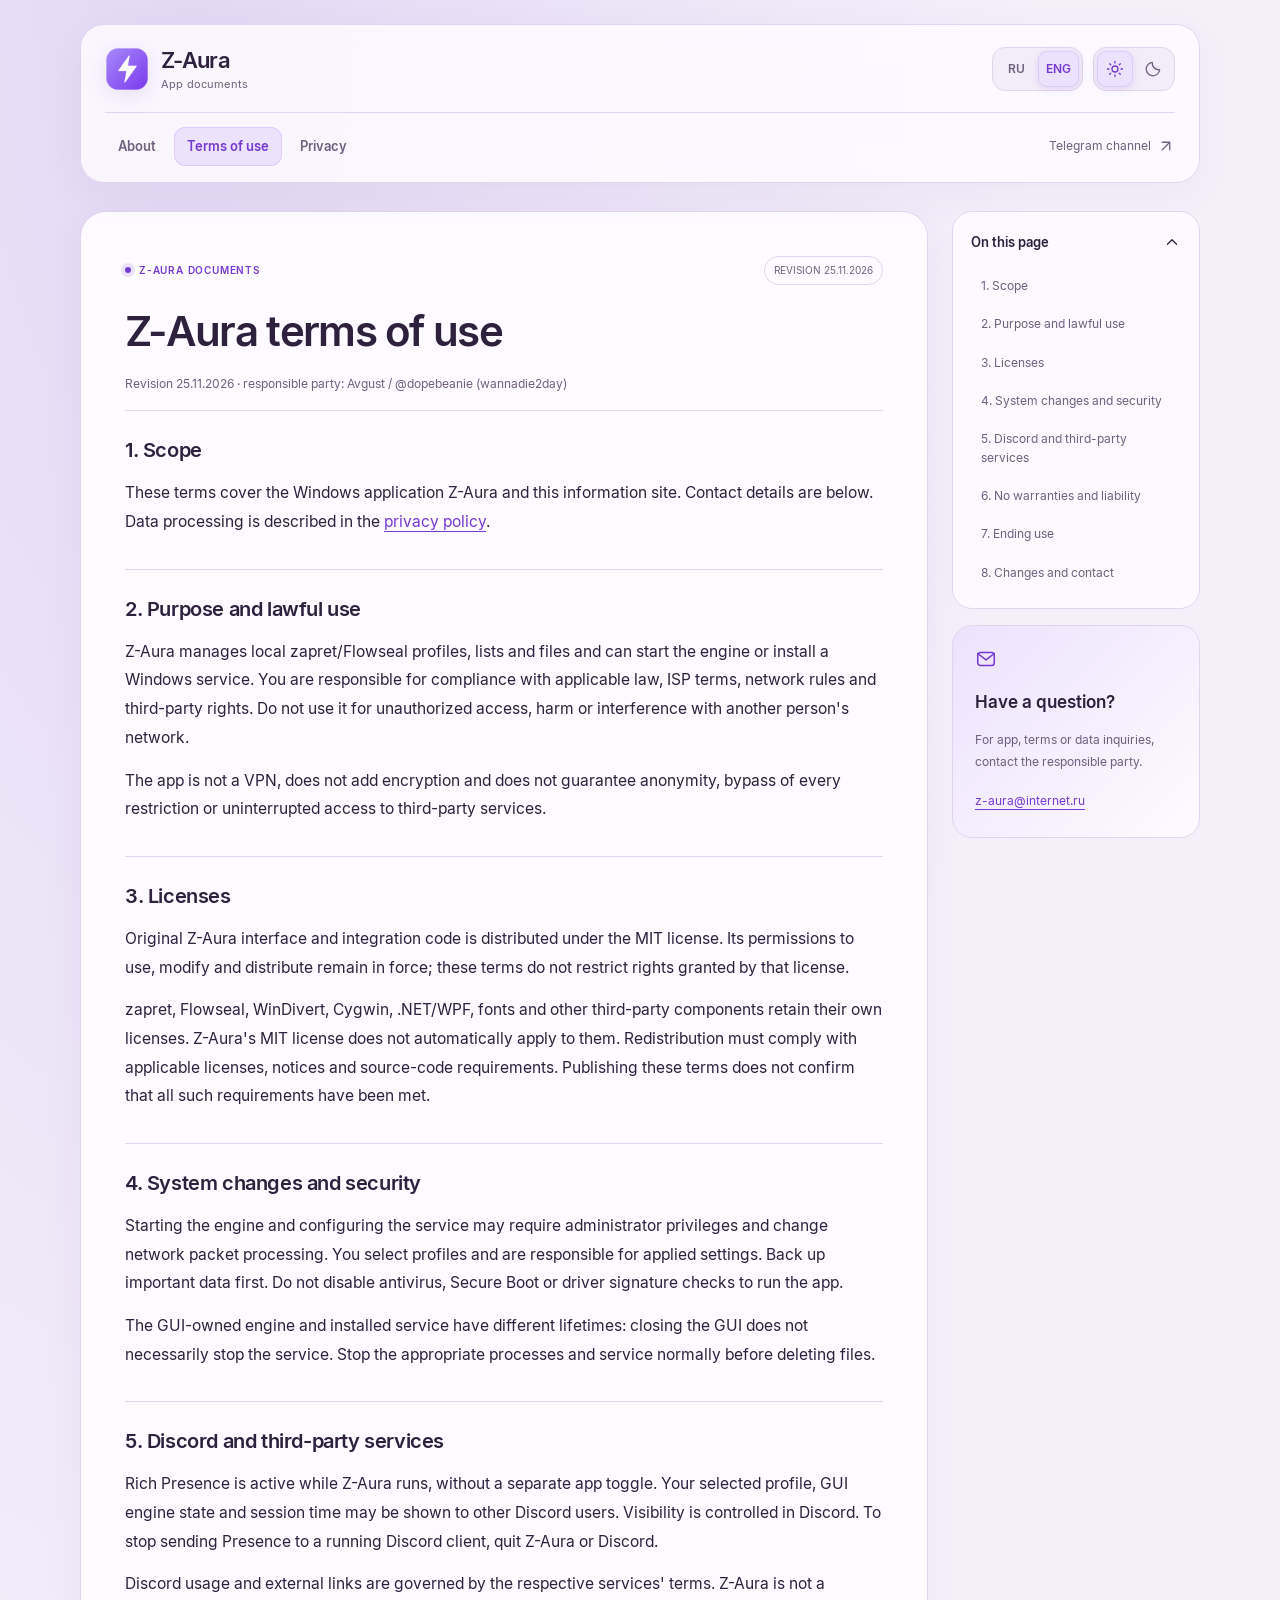
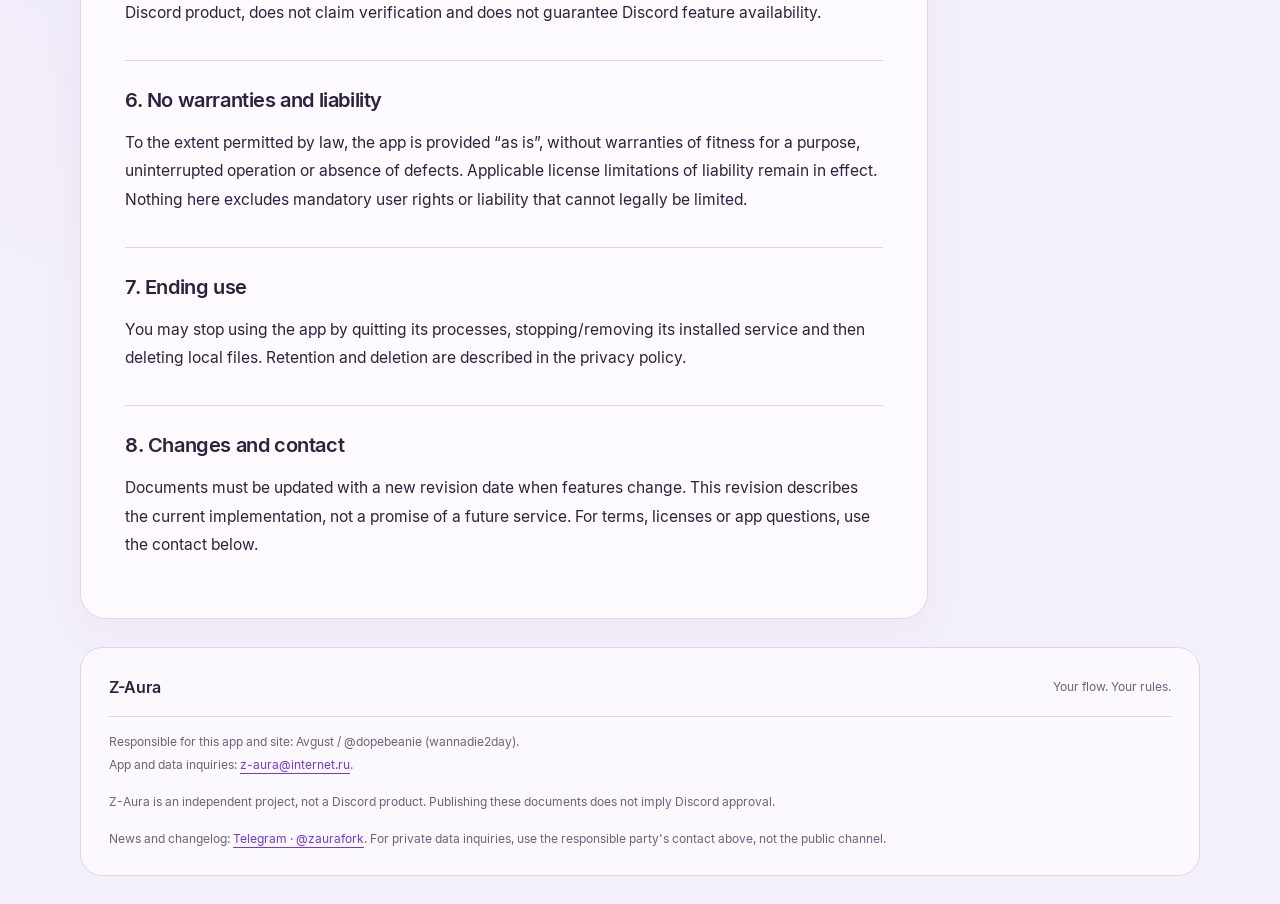
<file: terms.en.html>
<!doctype html>
<html lang="en">
<head>
  <meta charset="utf-8">
  <meta name="viewport" content="width=device-width, initial-scale=1">
  <meta name="referrer" content="no-referrer">
  <meta http-equiv="Content-Security-Policy" content="default-src 'none'; style-src 'self'; script-src 'self'; img-src 'self'; font-src 'self'; base-uri 'none'; form-action 'none'">
  <title>Terms of use · Z-Aura</title>
  <meta name="description" content="Z-Aura Windows application documents, privacy and optional Discord integration.">
  <link rel="stylesheet" href="styles.css">
  <link rel="icon" type="image/png" href="logo.png">
  <link rel="apple-touch-icon" href="logo.png">
</head>
<body>
  <a class="skip" href="#content">Skip to content</a>
  <header class="site-header wrap">
    <div class="header-top">
      <a class="brand" href="index.en.html">
        <img src="logo.png" alt="" width="44" height="44">
        <span>Z-Aura<small>App documents</small></span>
      </a>
      <div class="preferences">
        <nav class="language-picker" aria-label="Site language">
          <a href="terms.html" lang="ru" data-language-link >RU</a>
          <a href="terms.en.html" lang="en" data-language-link aria-current="page">ENG</a>
        </nav>
        <div class="theme-picker" data-theme-picker role="radiogroup" aria-label="Site theme">
          <button type="button" role="radio" data-theme-choice="light" aria-checked="true" aria-label="Light theme" tabindex="0" disabled>
            <svg viewBox="0 0 24 24" aria-hidden="true"><circle cx="12" cy="12" r="4"/><path d="M12 2v2m0 16v2M2 12h2m16 0h2M4.93 4.93l1.42 1.42m11.3 11.3 1.42 1.42M4.93 19.07l1.42-1.42m11.3-11.3 1.42-1.42"/></svg>
          </button>
          <button type="button" role="radio" data-theme-choice="dark" aria-checked="false" aria-label="Dark theme" tabindex="-1" disabled>
            <svg viewBox="0 0 24 24" aria-hidden="true"><path d="M20.9 13A9 9 0 0 1 11 3.1 9 9 0 1 0 20.9 13Z"/></svg>
          </button>
        </div>
      </div>
    </div>
    <div class="header-bottom">
      <nav class="document-tabs" aria-label="App documents">
        <a href="index.en.html" >About</a>
        <a href="terms.en.html" aria-current="page">Terms of use</a>
        <a href="privacy.en.html" >Privacy</a>
      </nav>
      <a class="channel-link" href="https://t.me/zaurafork" rel="noreferrer">Telegram channel<svg viewBox="0 0 24 24" aria-hidden="true"><path d="M7 17 17 7M7 7h10v10"/></svg></a>
    </div>
  </header>
  <main id="content" class="wrap document-layout" tabindex="-1">
    <article class="document">
      <div class="document-kicker"><span class="kicker-dot" aria-hidden="true"></span>Z-Aura documents<span class="revision">Revision 25.11.2026</span></div>
      
      <h1>Z-Aura terms of use</h1>
<p class="meta">Revision 25.11.2026 · responsible party: Avgust / @dopebeanie (wannadie2day)</p>
<h2 id="section-1">1. Scope</h2>
<p>These terms cover the Windows application Z-Aura and this information site. Contact details are below. Data processing is described in the <a href="privacy.en.html">privacy policy</a>.</p>
<h2 id="section-2">2. Purpose and lawful use</h2>
<p>Z-Aura manages local zapret/Flowseal profiles, lists and files and can start the engine or install a Windows service. You are responsible for compliance with applicable law, ISP terms, network rules and third-party rights. Do not use it for unauthorized access, harm or interference with another person's network.</p>
<p>The app is not a VPN, does not add encryption and does not guarantee anonymity, bypass of every restriction or uninterrupted access to third-party services.</p>
<h2 id="section-3">3. Licenses</h2>
<p>Original Z-Aura interface and integration code is distributed under the MIT license. Its permissions to use, modify and distribute remain in force; these terms do not restrict rights granted by that license.</p>
<p>zapret, Flowseal, WinDivert, Cygwin, .NET/WPF, fonts and other third-party components retain their own licenses. Z-Aura's MIT license does not automatically apply to them. Redistribution must comply with applicable licenses, notices and source-code requirements. Publishing these terms does not confirm that all such requirements have been met.</p>
<h2 id="section-4">4. System changes and security</h2>
<p>Starting the engine and configuring the service may require administrator privileges and change network packet processing. You select profiles and are responsible for applied settings. Back up important data first. Do not disable antivirus, Secure Boot or driver signature checks to run the app.</p>
<p>The GUI-owned engine and installed service have different lifetimes: closing the GUI does not necessarily stop the service. Stop the appropriate processes and service normally before deleting files.</p>
<h2 id="section-5">5. Discord and third-party services</h2>
<p>Rich Presence is active while Z-Aura runs, without a separate app toggle. Your selected profile, GUI engine state and session time may be shown to other Discord users. Visibility is controlled in Discord. To stop sending Presence to a running Discord client, quit Z-Aura or Discord.</p>
<p>Discord usage and external links are governed by the respective services' terms. Z-Aura is not a Discord product, does not claim verification and does not guarantee Discord feature availability.</p>
<h2 id="section-6">6. No warranties and liability</h2>
<p>To the extent permitted by law, the app is provided “as is”, without warranties of fitness for a purpose, uninterrupted operation or absence of defects. Applicable license limitations of liability remain in effect. Nothing here excludes mandatory user rights or liability that cannot legally be limited.</p>
<h2 id="section-7">7. Ending use</h2>
<p>You may stop using the app by quitting its processes, stopping/removing its installed service and then deleting local files. Retention and deletion are described in the privacy policy.</p>
<h2 id="section-8">8. Changes and contact</h2>
<p>Documents must be updated with a new revision date when features change. This revision describes the current implementation, not a promise of a future service. For terms, licenses or app questions, use the contact below.</p>

    </article>
    <aside class="document-side">
      <div class="contents-card">
        <details class="contents" data-document-contents>
          <summary>On this page<svg viewBox="0 0 24 24" aria-hidden="true"><path d="m6 9 6 6 6-6"/></svg></summary>
          <nav aria-label="On this page"><a href="#section-1">1. Scope</a>
<a href="#section-2">2. Purpose and lawful use</a>
<a href="#section-3">3. Licenses</a>
<a href="#section-4">4. System changes and security</a>
<a href="#section-5">5. Discord and third-party services</a>
<a href="#section-6">6. No warranties and liability</a>
<a href="#section-7">7. Ending use</a>
<a href="#section-8">8. Changes and contact</a></nav>
        </details>
      </div>
      <div class="contact-card">
        <svg viewBox="0 0 24 24" aria-hidden="true"><rect x="3" y="5" width="18" height="14" rx="3"/><path d="m3 6 9 7 9-7"/></svg>
        <h2>Have a question?</h2>
        <p>For app, terms or data inquiries, contact the responsible party.</p>
        <a href="mailto:z-aura@internet.ru">z-aura@internet.ru</a>
      </div>
    </aside>
  </main>
  <footer id="contact" class="wrap site-footer">
    <div class="footer-heading"><span>Z-Aura</span><span>Your flow. Your rules.</span></div>
    <p>Responsible for this app and site: Avgust / @dopebeanie (wannadie2day).<br>App and data inquiries: <a href="mailto:z-aura@internet.ru">z-aura@internet.ru</a>.</p>
    <p>Z-Aura is an independent project, not a Discord product. Publishing these documents does not imply Discord approval.</p>
    <p>News and changelog: <a href="https://t.me/zaurafork" rel="noreferrer">Telegram · @zaurafork</a>. For private data inquiries, use the responsible party's contact above, not the public channel.</p>
  </footer>
  <script src="preferences.js"></script>
</body>
</html>
</file>
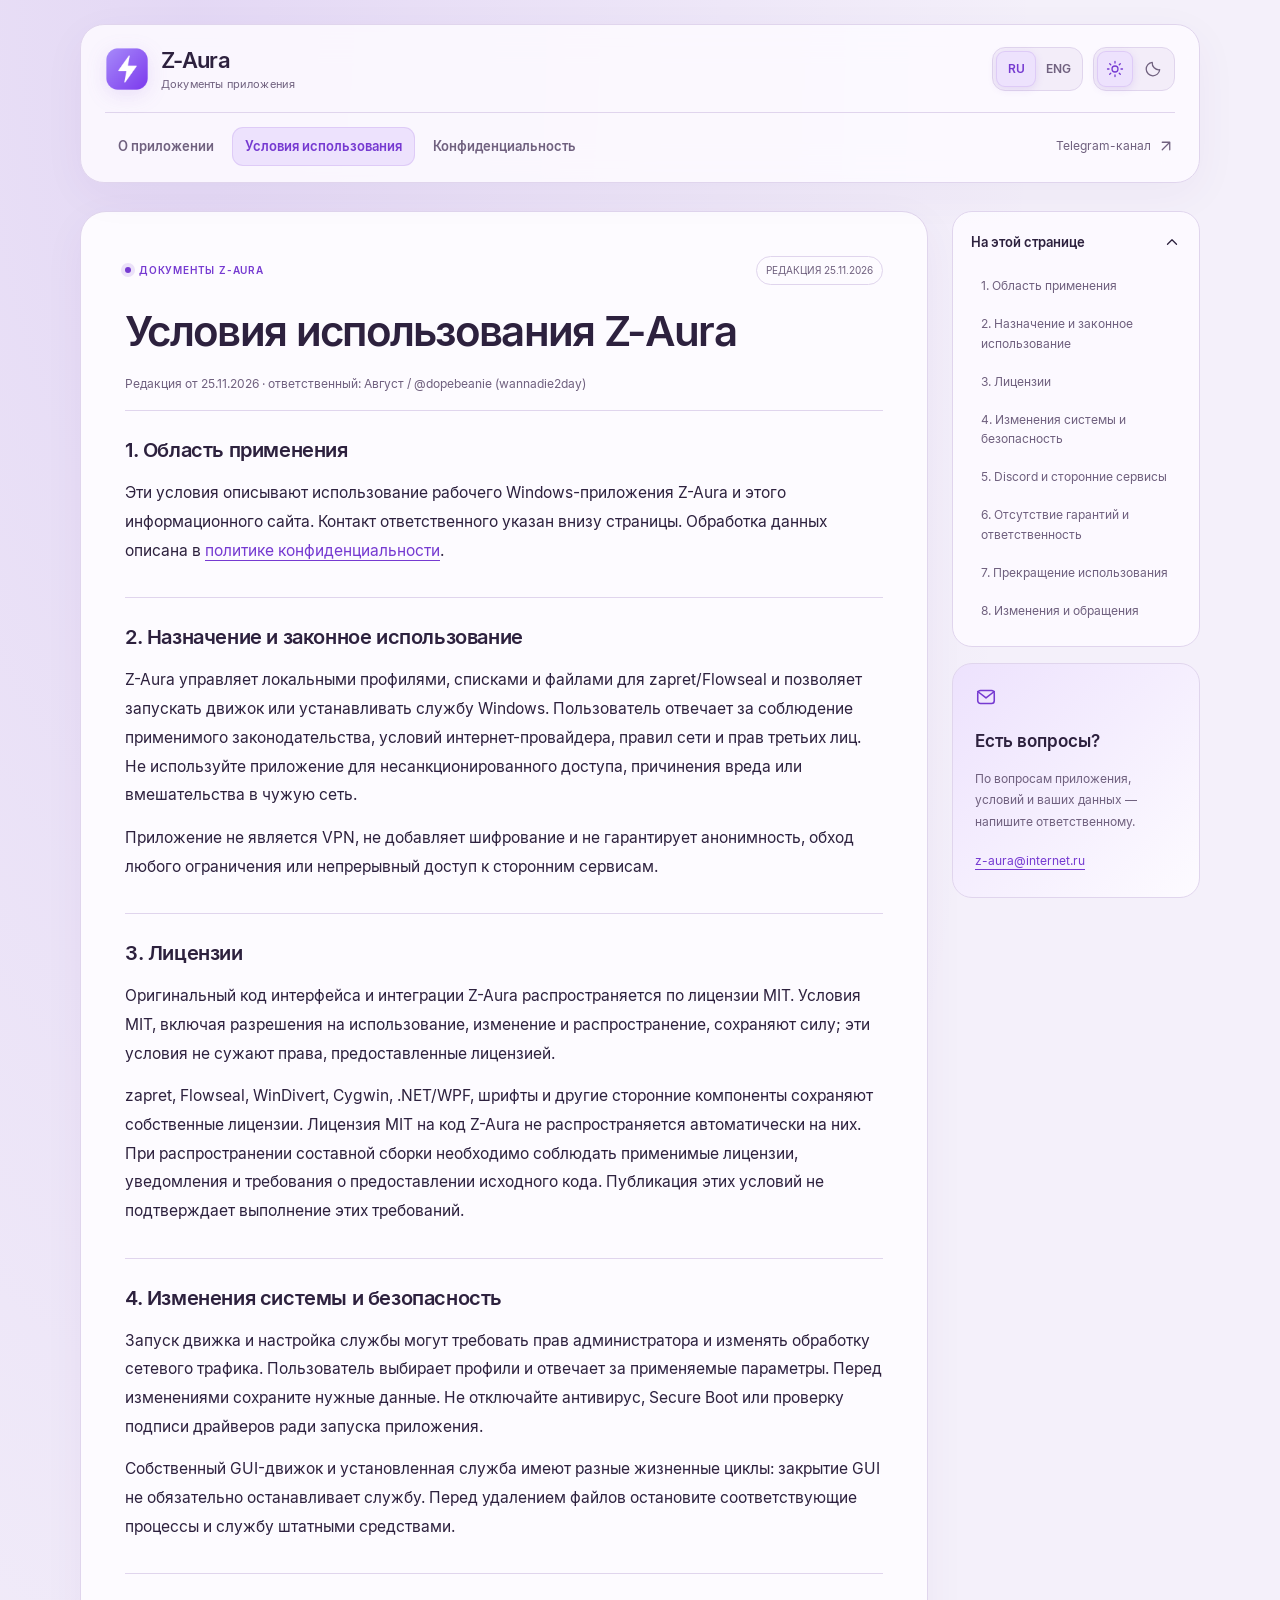
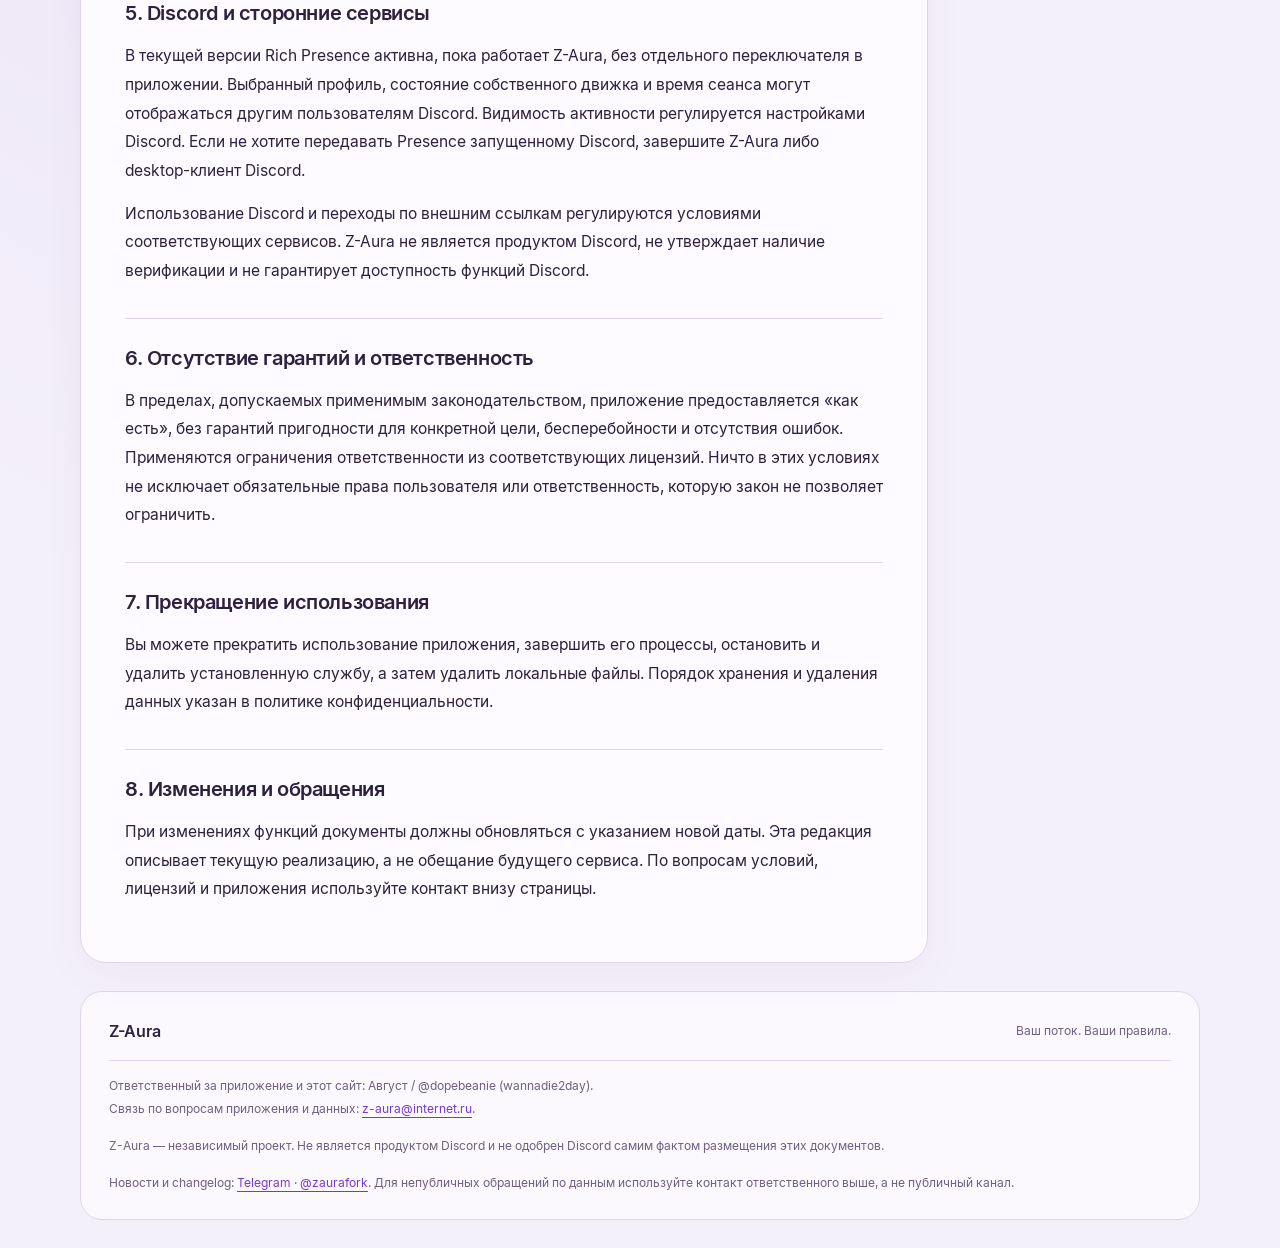
<file: terms.html>
<!doctype html>
<html lang="ru">
<head>
  <meta charset="utf-8">
  <meta name="viewport" content="width=device-width, initial-scale=1">
  <meta name="referrer" content="no-referrer">
  <meta http-equiv="Content-Security-Policy" content="default-src 'none'; style-src 'self'; script-src 'self'; img-src 'self'; font-src 'self'; base-uri 'none'; form-action 'none'">
  <title>Условия использования · Z-Aura</title>
  <meta name="description" content="Условия использования Windows-приложения Z-Aura.">
  <link rel="stylesheet" href="styles.css">
  <link rel="icon" type="image/png" href="logo.png">
  <link rel="apple-touch-icon" href="logo.png">
</head>
<body>
  <a class="skip" href="#content">Перейти к содержимому</a>
  <header class="site-header wrap">
    <div class="header-top">
      <a class="brand" href="index.html">
        <img src="logo.png" alt="" width="44" height="44">
        <span>Z-Aura<small>Документы приложения</small></span>
      </a>
      <div class="preferences">
        <nav class="language-picker" aria-label="Язык сайта">
          <a href="terms.html" lang="ru" data-language-link aria-current="page">RU</a>
          <a href="terms.en.html" lang="en" data-language-link >ENG</a>
        </nav>
        <div class="theme-picker" data-theme-picker role="radiogroup" aria-label="Тема сайта">
          <button type="button" role="radio" data-theme-choice="light" aria-checked="true" aria-label="Светлая тема" tabindex="0" disabled>
            <svg viewBox="0 0 24 24" aria-hidden="true"><circle cx="12" cy="12" r="4"/><path d="M12 2v2m0 16v2M2 12h2m16 0h2M4.93 4.93l1.42 1.42m11.3 11.3 1.42 1.42M4.93 19.07l1.42-1.42m11.3-11.3 1.42-1.42"/></svg>
          </button>
          <button type="button" role="radio" data-theme-choice="dark" aria-checked="false" aria-label="Тёмная тема" tabindex="-1" disabled>
            <svg viewBox="0 0 24 24" aria-hidden="true"><path d="M20.9 13A9 9 0 0 1 11 3.1 9 9 0 1 0 20.9 13Z"/></svg>
          </button>
        </div>
      </div>
    </div>
    <div class="header-bottom">
      <nav class="document-tabs" aria-label="Документы приложения">
        <a href="index.html" >О приложении</a>
        <a href="terms.html" aria-current="page">Условия использования</a>
        <a href="privacy.html" >Конфиденциальность</a>
      </nav>
      <a class="channel-link" href="https://t.me/zaurafork" rel="noreferrer">Telegram-канал<svg viewBox="0 0 24 24" aria-hidden="true"><path d="M7 17 17 7M7 7h10v10"/></svg></a>
    </div>
  </header>
  <main id="content" class="wrap document-layout" tabindex="-1">
    <article class="document">
      <div class="document-kicker"><span class="kicker-dot" aria-hidden="true"></span>Документы Z-Aura<span class="revision">Редакция 25.11.2026</span></div>
      
      <h1>Условия использования Z-Aura</h1>
<p class="meta">Редакция от 25.11.2026 · ответственный: Август / @dopebeanie (wannadie2day)</p>
<h2 id="section-1">1. Область применения</h2>
<p>Эти условия описывают использование рабочего Windows-приложения Z-Aura и этого информационного сайта. Контакт ответственного указан внизу страницы. Обработка данных описана в <a href="privacy.html">политике конфиденциальности</a>.</p>
<h2 id="section-2">2. Назначение и законное использование</h2>
<p>Z-Aura управляет локальными профилями, списками и файлами для zapret/Flowseal и позволяет запускать движок или устанавливать службу Windows. Пользователь отвечает за соблюдение применимого законодательства, условий интернет-провайдера, правил сети и прав третьих лиц. Не используйте приложение для несанкционированного доступа, причинения вреда или вмешательства в чужую сеть.</p>
<p>Приложение не является VPN, не добавляет шифрование и не гарантирует анонимность, обход любого ограничения или непрерывный доступ к сторонним сервисам.</p>
<h2 id="section-3">3. Лицензии</h2>
<p>Оригинальный код интерфейса и интеграции Z-Aura распространяется по лицензии MIT. Условия MIT, включая разрешения на использование, изменение и распространение, сохраняют силу; эти условия не сужают права, предоставленные лицензией.</p>
<p>zapret, Flowseal, WinDivert, Cygwin, .NET/WPF, шрифты и другие сторонние компоненты сохраняют собственные лицензии. Лицензия MIT на код Z-Aura не распространяется автоматически на них. При распространении составной сборки необходимо соблюдать применимые лицензии, уведомления и требования о предоставлении исходного кода. Публикация этих условий не подтверждает выполнение этих требований.</p>
<h2 id="section-4">4. Изменения системы и безопасность</h2>
<p>Запуск движка и настройка службы могут требовать прав администратора и изменять обработку сетевого трафика. Пользователь выбирает профили и отвечает за применяемые параметры. Перед изменениями сохраните нужные данные. Не отключайте антивирус, Secure Boot или проверку подписи драйверов ради запуска приложения.</p>
<p>Собственный GUI-движок и установленная служба имеют разные жизненные циклы: закрытие GUI не обязательно останавливает службу. Перед удалением файлов остановите соответствующие процессы и службу штатными средствами.</p>
<h2 id="section-5">5. Discord и сторонние сервисы</h2>
<p>В текущей версии Rich Presence активна, пока работает Z-Aura, без отдельного переключателя в приложении. Выбранный профиль, состояние собственного движка и время сеанса могут отображаться другим пользователям Discord. Видимость активности регулируется настройками Discord. Если не хотите передавать Presence запущенному Discord, завершите Z-Aura либо desktop-клиент Discord.</p>
<p>Использование Discord и переходы по внешним ссылкам регулируются условиями соответствующих сервисов. Z-Aura не является продуктом Discord, не утверждает наличие верификации и не гарантирует доступность функций Discord.</p>
<h2 id="section-6">6. Отсутствие гарантий и ответственность</h2>
<p>В пределах, допускаемых применимым законодательством, приложение предоставляется «как есть», без гарантий пригодности для конкретной цели, бесперебойности и отсутствия ошибок. Применяются ограничения ответственности из соответствующих лицензий. Ничто в этих условиях не исключает обязательные права пользователя или ответственность, которую закон не позволяет ограничить.</p>
<h2 id="section-7">7. Прекращение использования</h2>
<p>Вы можете прекратить использование приложения, завершить его процессы, остановить и удалить установленную службу, а затем удалить локальные файлы. Порядок хранения и удаления данных указан в политике конфиденциальности.</p>
<h2 id="section-8">8. Изменения и обращения</h2>
<p>При изменениях функций документы должны обновляться с указанием новой даты. Эта редакция описывает текущую реализацию, а не обещание будущего сервиса. По вопросам условий, лицензий и приложения используйте контакт внизу страницы.</p>

    </article>
    <aside class="document-side">
      <div class="contents-card">
        <details class="contents" data-document-contents>
          <summary>На этой странице<svg viewBox="0 0 24 24" aria-hidden="true"><path d="m6 9 6 6 6-6"/></svg></summary>
          <nav aria-label="На этой странице"><a href="#section-1">1. Область применения</a>
<a href="#section-2">2. Назначение и законное использование</a>
<a href="#section-3">3. Лицензии</a>
<a href="#section-4">4. Изменения системы и безопасность</a>
<a href="#section-5">5. Discord и сторонние сервисы</a>
<a href="#section-6">6. Отсутствие гарантий и ответственность</a>
<a href="#section-7">7. Прекращение использования</a>
<a href="#section-8">8. Изменения и обращения</a></nav>
        </details>
      </div>
      <div class="contact-card">
        <svg viewBox="0 0 24 24" aria-hidden="true"><rect x="3" y="5" width="18" height="14" rx="3"/><path d="m3 6 9 7 9-7"/></svg>
        <h2>Есть вопросы?</h2>
        <p>По вопросам приложения, условий и ваших данных — напишите ответственному.</p>
        <a href="mailto:z-aura@internet.ru">z-aura@internet.ru</a>
      </div>
    </aside>
  </main>
  <footer id="contact" class="wrap site-footer">
    <div class="footer-heading"><span>Z-Aura</span><span>Ваш поток. Ваши правила.</span></div>
    <p>Ответственный за приложение и этот сайт: Август / @dopebeanie (wannadie2day).<br>Связь по вопросам приложения и данных: <a href="mailto:z-aura@internet.ru">z-aura@internet.ru</a>.</p>
    <p>Z-Aura — независимый проект. Не является продуктом Discord и не одобрен Discord самим фактом размещения этих документов.</p>
    <p>Новости и changelog: <a href="https://t.me/zaurafork" rel="noreferrer">Telegram · @zaurafork</a>. Для непубличных обращений по данным используйте контакт ответственного выше, а не публичный канал.</p>
  </footer>
  <script src="preferences.js"></script>
</body>
</html>
</file>
<file: styles.css>
@font-face { font-family: Inter; src: url('Inter-Regular.ttf') format('truetype'); font-weight: 400; font-display: swap; }
@font-face { font-family: Inter; src: url('Inter-SemiBold.ttf') format('truetype'); font-weight: 600 900; font-display: swap; }
:root {
  color-scheme: light;
  --bg: #f4f0fa; --surface: #fdfbff; --glass: #fdfbffdc; --inset: #f3edf9;
  --ink: #2d213e; --muted: #70617f; --accent: #763ad1; --soft: #ede2fd;
  --line: #e0d5ed; --glow: #8045d424; --shadow: 0 12px 44px #4d24750c;
  --scroll: #b093d3;
}
html[data-theme="dark"] {
  color-scheme: dark;
  --bg: #191520; --surface: #241e2e; --glass: #292233ed; --inset: #2d2538;
  --ink: #f0e9f8; --muted: #bfb0cf; --accent: #c5a0fa; --soft: #3b2952;
  --line: #44344f; --glow: #b18ae52a; --shadow: 0 16px 48px #09060e26; --scroll: #755a96;
}
@media (prefers-color-scheme: dark) {
  html:not([data-theme]) {
    color-scheme: dark;
    --bg: #191520; --surface: #241e2e; --glass: #292233ed; --inset: #2d2538;
    --ink: #f0e9f8; --muted: #bfb0cf; --accent: #c5a0fa; --soft: #3b2952;
    --line: #44344f; --glow: #b18ae52a; --shadow: 0 16px 48px #09060e26; --scroll: #755a96;
  }
}
* { box-sizing: border-box; }
html { scroll-behavior: smooth; scrollbar-width: thin; scrollbar-color: var(--scroll) var(--bg); }
body { margin: 0; background: radial-gradient(ellipse at 15% 0%, var(--glow), transparent 55%), var(--bg); color: var(--ink); font: 15.5px/1.85 Inter, system-ui, -apple-system, "Segoe UI", sans-serif; -webkit-font-smoothing: antialiased; }
::selection { background: var(--soft); color: var(--accent); }
::-webkit-scrollbar { width: 10px; height: 10px; }
::-webkit-scrollbar-track { background: var(--bg); }
::-webkit-scrollbar-thumb { background: var(--scroll); border: 2px solid var(--bg); border-radius: 999px; }
::-webkit-scrollbar-thumb:hover { background: var(--accent); }
::-webkit-scrollbar-button { display: none; width: 0; height: 0; }
@supports selector(::-webkit-scrollbar) { html { scrollbar-width: auto; scrollbar-color: auto; } }
.wrap { width: min(1120px, calc(100% - 48px)); margin-inline: auto; }
a { color: var(--accent); text-underline-offset: 4px; overflow-wrap: anywhere; }
a:hover { text-decoration-thickness: 2px; }
:focus-visible { outline: 2px solid var(--accent); outline-offset: 4px; border-radius: 8px; }
svg { width: 18px; height: 18px; fill: none; stroke: currentColor; stroke-width: 1.7; stroke-linecap: round; stroke-linejoin: round; flex: none; }
.skip { position: fixed; left: 24px; top: -100px; z-index: 20; color: var(--ink); background: var(--surface); border: 1px solid var(--line); border-radius: 10px; padding: 10px 16px; }
.skip:focus { top: 10px; }
.site-header { margin-top: 24px; padding: 22px 24px 16px; background: var(--glass); border: 1px solid var(--line); border-radius: 24px; box-shadow: var(--shadow); backdrop-filter: blur(16px); }
.header-top { display: flex; align-items: center; justify-content: space-between; gap: 16px; }
.brand { display: flex; align-items: center; gap: 12px; font-size: 22px; line-height: 1.2; font-weight: 700; letter-spacing: -.03em; text-decoration: none; color: var(--ink); }
.brand img { display: block; flex: none; object-fit: contain; filter: drop-shadow(0 5px 10px var(--glow)); }
.brand small { display: block; margin-top: 5px; color: var(--muted); font-size: 11px; font-weight: 400; letter-spacing: .015em; }
.preferences { display: flex; align-items: center; gap: 10px; flex: none; }
.language-picker, .theme-picker { display: flex; align-items: center; gap: 2px; padding: 3px; border: 1px solid var(--line); border-radius: 13px; background: var(--inset); }
.language-picker a { display: grid; place-items: center; min-width: 40px; min-height: 36px; padding: 0 7px; border: 1px solid transparent; border-radius: 9px; color: var(--muted); font-size: 12px; font-weight: 600; text-decoration: none; }
.language-picker a[aria-current="page"], .theme-picker button[aria-checked="true"] { background: var(--soft); color: var(--accent); border-color: var(--glow); box-shadow: 0 2px 8px var(--glow); }
.theme-picker button { appearance: none; position: relative; display: grid; place-items: center; width: 36px; height: 36px; padding: 0; border: 1px solid transparent; border-radius: 9px; background: transparent; color: var(--muted); cursor: pointer; }
.theme-picker button:disabled { cursor: default; opacity: .55; }
.language-picker a:hover, .theme-picker button:not(:disabled):hover { background: var(--soft); color: var(--accent); }
.theme-picker button::after { content: attr(aria-label); position: absolute; top: calc(100% + 10px); right: 0; z-index: 5; width: max-content; padding: 7px 11px; border: 1px solid var(--line); border-radius: 10px; background: var(--surface); color: var(--ink); font: 400 12px/1.5 Inter, sans-serif; box-shadow: var(--shadow); opacity: 0; visibility: hidden; pointer-events: none; }
.theme-picker button:not(:disabled):hover::after, .theme-picker button:focus-visible::after { opacity: 1; visibility: visible; }
.header-bottom { display: flex; align-items: center; justify-content: space-between; gap: 12px; margin-top: 20px; padding-top: 14px; border-top: 1px solid var(--line); }
.document-tabs { display: flex; flex-wrap: wrap; gap: 5px; min-width: 0; }
.document-tabs a { padding: 9px 12px; border: 1px solid transparent; border-radius: 11px; color: var(--muted); font-size: 13px; font-weight: 600; line-height: 1.5; text-decoration: none; white-space: nowrap; }
.document-tabs a:hover { background: var(--inset); color: var(--ink); }
.document-tabs a[aria-current="page"] { color: var(--accent); background: var(--soft); border-color: var(--glow); }
.channel-link { display: flex; align-items: center; gap: 6px; flex: none; color: var(--muted); font-size: 12px; text-decoration: none; white-space: nowrap; }
.document-layout { display: grid; grid-template-columns: minmax(0, 1fr) 248px; align-items: start; gap: 24px; margin-top: 28px; margin-bottom: 28px; }
.document { min-width: 0; padding: clamp(24px, 4vw, 44px); border: 1px solid var(--line); border-radius: 26px; background: var(--surface); box-shadow: var(--shadow); }
.document-kicker { display: flex; align-items: center; flex-wrap: wrap; gap: 8px; margin-bottom: 22px; font-size: 10px; font-weight: 600; letter-spacing: .08em; text-transform: uppercase; color: var(--accent); }
.kicker-dot { width: 6px; height: 6px; border-radius: 50%; background: var(--accent); box-shadow: 0 0 0 4px var(--glow); }
.revision { margin-left: auto; padding: 4px 9px; border: 1px solid var(--line); border-radius: 999px; color: var(--muted); letter-spacing: 0; font-weight: 400; }
h1 { margin: 0 0 18px; font-size: clamp(28px, 3.5vw, 42px); line-height: 1.15; letter-spacing: -.04em; font-weight: 600; overflow-wrap: anywhere; }
.document h2 { scroll-margin-top: 24px; margin-top: 32px; margin-bottom: 12px; padding-top: 24px; border-top: 1px solid var(--line); font-size: 20px; line-height: 1.5; letter-spacing: -.02em; font-weight: 600; }
p, li { overflow-wrap: anywhere; }
p { margin: 14px 0; }
.meta { color: var(--muted); font-size: 12px; line-height: 1.8; padding-bottom: 16px; margin-bottom: 24px; border-bottom: 1px solid var(--line); }
.document .meta + h2 { border-top: 0; padding-top: 0; margin-top: 24px; }
ul { padding-left: 22px; }
li { padding-left: 3px; margin-block: 9px; }
li::marker { color: var(--accent); }
.notice, .draft { border: 1px solid var(--glow); border-left: 3px solid var(--accent); border-radius: 15px; background: var(--soft); padding: 18px 20px; margin-block: 24px; font-size: 14px; line-height: 1.8; }
.notice strong { display: block; color: var(--accent); margin-bottom: 5px; }
.draft { border-color: #aa671f; }
code { font: .88em ui-monospace, Consolas, monospace; color: var(--accent); background: var(--inset); border-radius: 5px; padding: 2px 5px; overflow-wrap: anywhere; }
.document-links { display: grid; grid-template-columns: repeat(2, minmax(0, 1fr)); gap: 14px; list-style: none; padding: 0; }
.document-links li { margin: 0; padding: 18px; border: 1px solid var(--line); border-radius: 16px; background: var(--inset); }
.document-links a { display: flex; align-items: flex-start; justify-content: space-between; gap: 8px; color: var(--ink); font-size: 15px; line-height: 1.5; font-weight: 600; text-decoration: none; }
.document-links a:hover { color: var(--accent); }
.document-links p { color: var(--muted); font-size: 12px; line-height: 1.7; margin: 10px 0 0; }
.document-side { position: sticky; top: 24px; min-width: 0; }
.contents-card { padding: 18px; border: 1px solid var(--line); border-radius: 20px; background: var(--glass); }
.contents summary { display: flex; align-items: center; justify-content: space-between; gap: 8px; color: var(--ink); font-size: 13px; font-weight: 600; cursor: pointer; list-style: none; }
.contents summary::-webkit-details-marker { display: none; }
.contents[open] summary svg { transform: rotate(180deg); }
.contents nav { display: flex; flex-direction: column; gap: 3px; margin-top: 14px; }
.contents nav a { padding: 8px 10px; border-radius: 9px; color: var(--muted); font-size: 12px; line-height: 1.6; text-decoration: none; }
.contents nav a:hover { color: var(--accent); background: var(--soft); }
.contact-card { margin-top: 16px; padding: 22px; border: 1px solid var(--line); border-radius: 20px; background: linear-gradient(135deg, var(--soft), var(--surface)); }
.contact-card > svg { width: 22px; height: 22px; color: var(--accent); }
.contact-card h2 { margin: 12px 0 8px; font-size: 17px; line-height: 1.4; font-weight: 600; }
.contact-card p, .contact-card a { font-size: 12px; line-height: 1.8; }
.contact-card p { color: var(--muted); }
.site-footer { margin-bottom: 28px; padding: 24px 28px; border: 1px solid var(--line); border-radius: 22px; background: var(--glass); color: var(--muted); font-size: 12px; line-height: 1.9; }
.footer-heading { display: flex; align-items: center; justify-content: space-between; flex-wrap: wrap; gap: 8px; padding-bottom: 14px; border-bottom: 1px solid var(--line); }
.footer-heading span:first-child { font-weight: 600; color: var(--ink); font-size: 16px; }
.site-footer p:last-child { margin-bottom: 0; }
@media (max-width: 959px) { .document-layout { grid-template-columns: minmax(0, 1fr); gap: 18px; } .document-side { position: static; display: contents; } .contents-card { grid-row: 1; } .contact-card { margin-top: 0; } }
@media (max-width: 760px) { .header-bottom { flex-direction: column; align-items: stretch; } .channel-link { align-self: flex-end; } }
@media (max-width: 640px) {
  .wrap { width: calc(100% - 24px); }
  .site-header { margin-top: 12px; padding: 18px 16px 14px; border-radius: 20px; }
  .header-top { flex-wrap: wrap; gap: 16px; }
  .brand { font-size: 20px; }
  .preferences { margin-left: auto; }
  .document-tabs a { font-size: 12px; padding: 8px 10px; }
  .document-layout { margin-top: 18px; }
  .document { padding: 24px 20px; border-radius: 22px; }
  .document-kicker { font-size: 9px; }
  .document-links, .document-side { grid-template-columns: minmax(0, 1fr); }
  .site-footer { padding: 22px; }
}
@media (prefers-reduced-motion: reduce) { html { scroll-behavior: auto; } }
@media (prefers-reduced-transparency: reduce) { .site-header, .contents-card, .site-footer { background: var(--surface); backdrop-filter: none; } }
@media (forced-colors: active) {
  html { scrollbar-color: auto; }
  body, .site-header, .document, .contents-card, .contact-card, .site-footer, .notice, .draft { background: Canvas; color: CanvasText; border-color: CanvasText; box-shadow: none; }
  .theme-picker, .language-picker, .theme-picker button, .language-picker a, .document-tabs a { border-color: ButtonText; }
  .language-picker a[aria-current="page"], .theme-picker button[aria-checked="true"], .document-tabs a[aria-current="page"] { border: 2px solid Highlight; color: Highlight; background: Canvas; box-shadow: none; }
}
</file>
